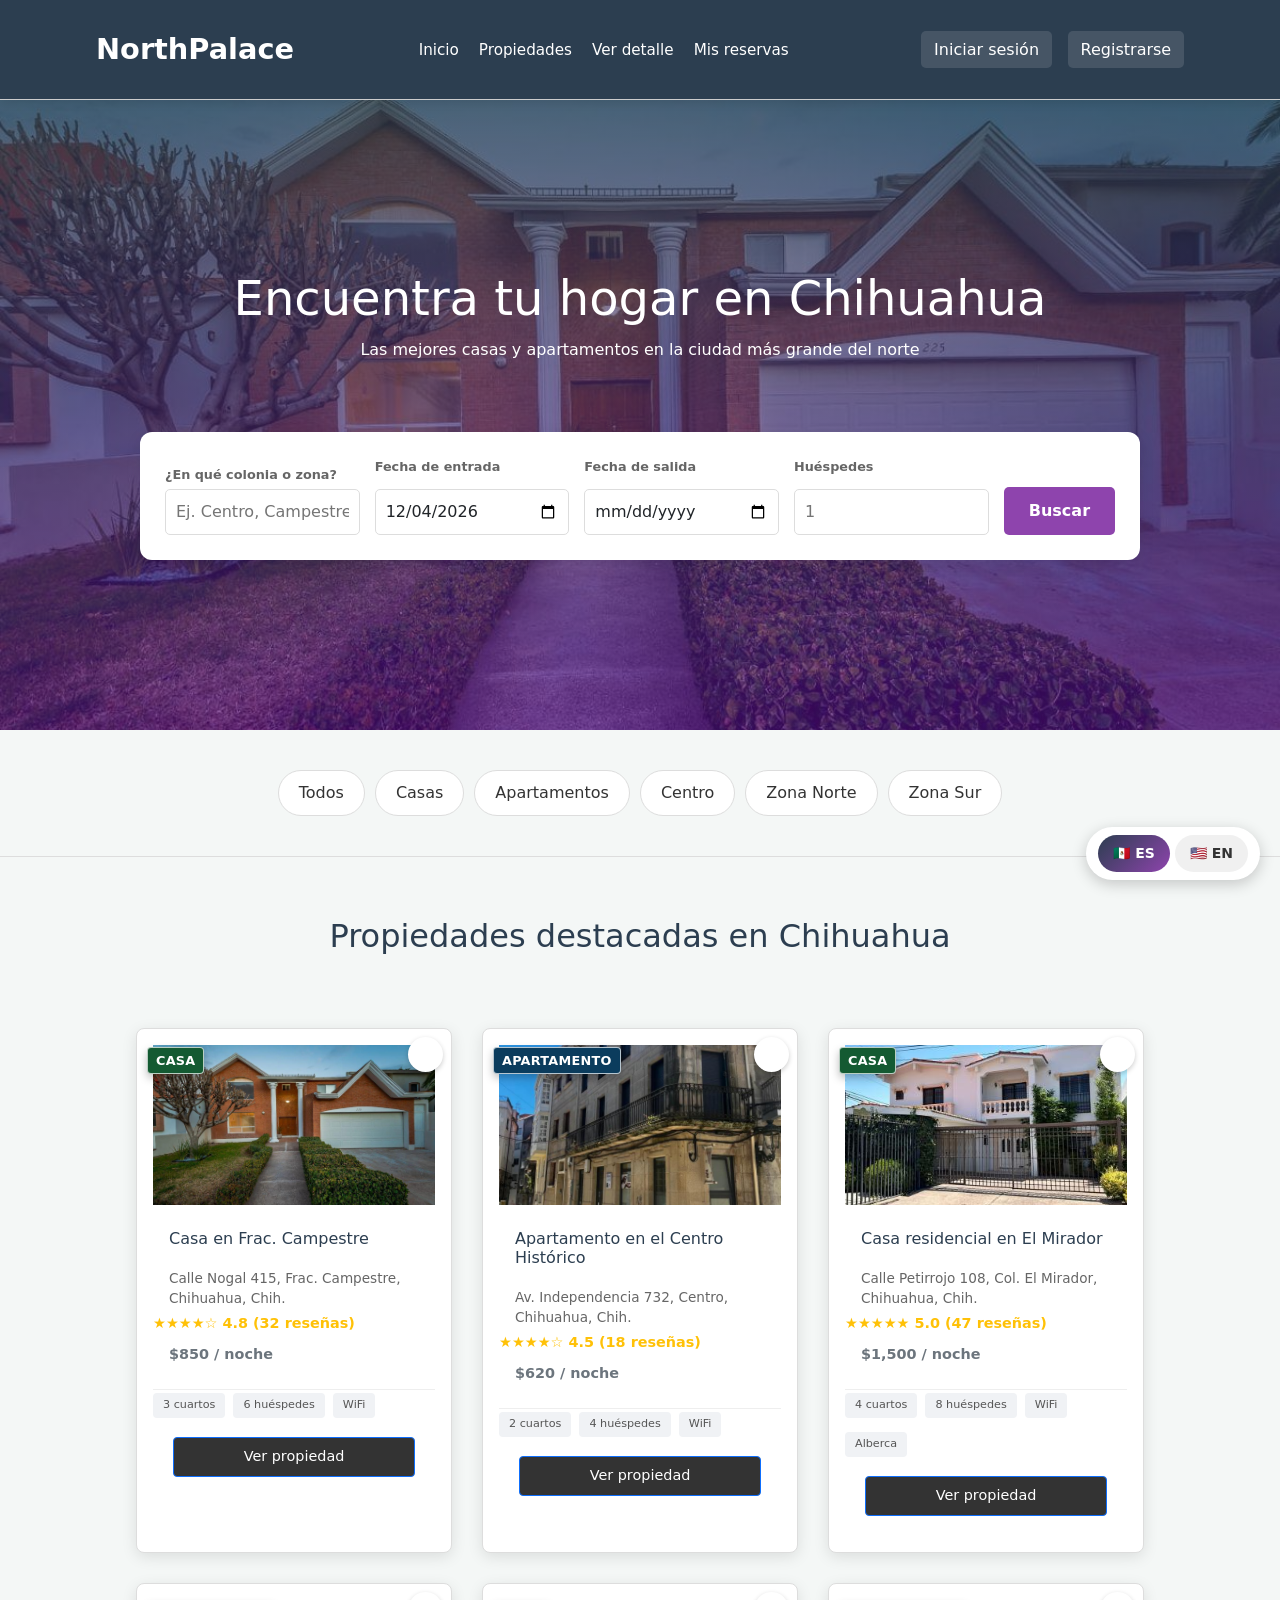
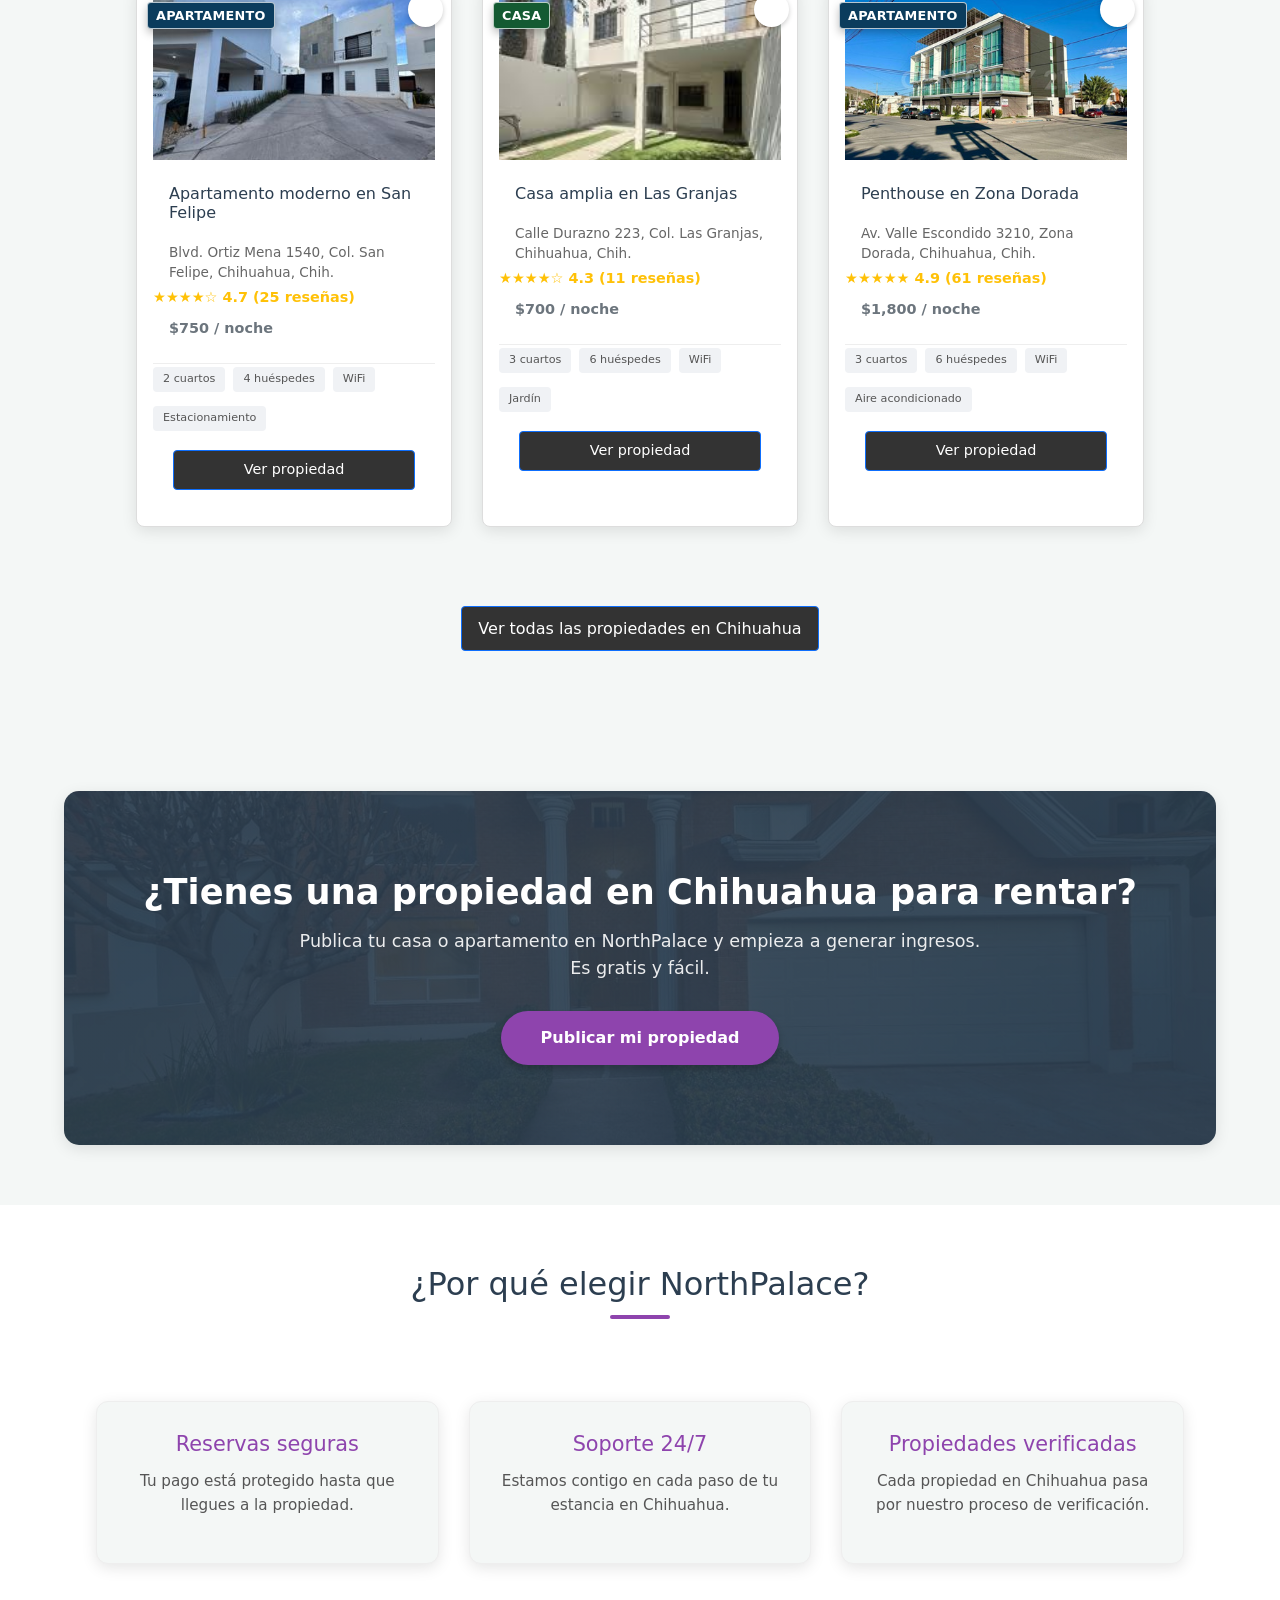
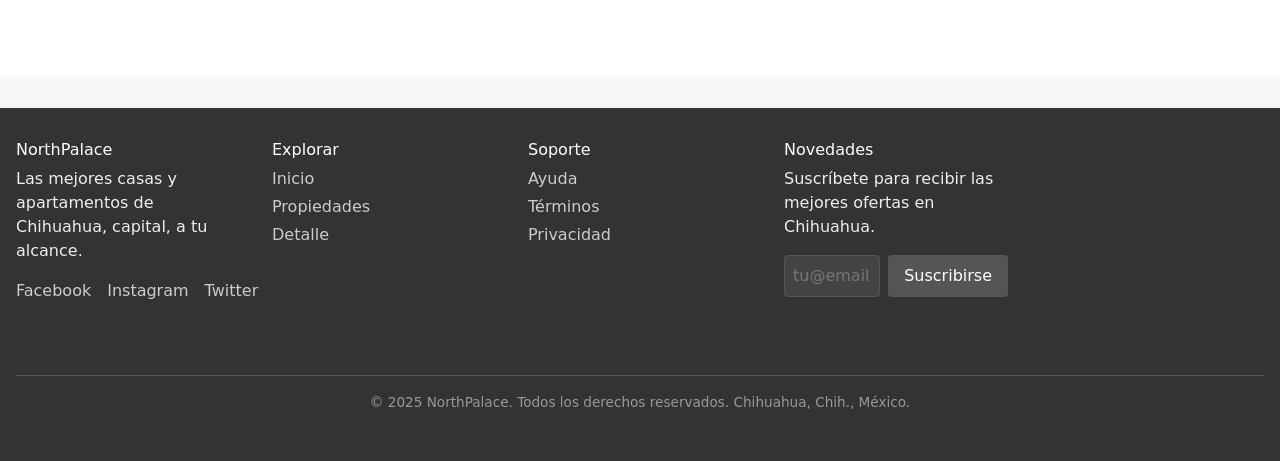
<file: index.html>
<!DOCTYPE html>
<html lang="es">
<head>
  <!-- ================================================
       ARCHIVO: index.html (Inicio)

       Este documento contiene:
       - Navbar global (navegación + botones de sesión)
       - Hero con buscador (destino/fechas/huéspedes)
       - Filtros rápidos (botones con data-filtro)
       - Grid de propiedades destacadas (cards con data-tipo)
       - Banner CTA + modal para publicar propiedad (dialog)
       - Sección de beneficios + footer global

       Los IDs declarados aquí son consumidos por `js/script.js`
       (búsqueda, filtros, favoritos, modal publicar, newsletter, auth).
       ================================================ -->

  <meta charset="UTF-8" />
  <meta name="viewport" content="width=device-width, initial-scale=1.0" />
  <title>NorthPalace - Tu hogar en Chihuahua</title>
 <link rel="shortcut icon" href="imagenes/icon.webp"/>


  <!-- ================================================
       COMPAÑERO DE CSS: enlaza aquí tu hoja de estilos
       ================================================ -->
  <link rel="stylesheet" href="css/styles.css" />
  
</head>

<body>

  <!-- ================================================
       SECCIÓN 1: NAVBAR
       ================================================ -->
  <header id="encabezado">
    <nav id="navbar">

      <a href="index.html" id="logo">NorthPalace</a>

      <ul id="menu-nav">
        <li><a href="index.html">Inicio</a></li>
        <li><a href="propiedades.html">Propiedades</a></li>
        <li><a href="detalle.html">Ver detalle</a></li>
        <li><a href="confirmacion.html">Mis reservas</a></li>
      </ul>

      <div id="botones-sesion">
        <a href="#" id="btn-login">Iniciar sesión</a>
        <a href="#" id="btn-registro">Registrarse</a>
      </div>

    </nav>
  </header>
  <!-- FIN NAVBAR -->


  <!-- ================================================
       SECCIÓN 2: HERO - Banner con buscador
       COMPAÑERO DE JS: validar que los campos no estén
       vacíos al hacer clic en "Buscar"
       ================================================ -->
  <section id="hero">

    <div id="hero-texto">
      <h1>Encuentra tu hogar en Chihuahua</h1>
      <p>Las mejores casas y apartamentos en la ciudad más grande del norte</p>
    </div>

    <div id="buscador">

      <div id="campo-destino">
        <label for="input-destino">¿En qué colonia o zona?</label>
        <input
          type="text"
          id="input-destino"
          name="destino"
          placeholder="Ej. Centro, Campestre, Mirador..."
        />
      </div>

      <div id="campo-entrada">
        <label for="input-fecha-entrada">Fecha de entrada</label>
        <input
          type="date"
          id="input-fecha-entrada"
          name="fechaEntrada"
        />
      </div>

      <div id="campo-salida">
        <label for="input-fecha-salida">Fecha de salida</label>
        <input
          type="date"
          id="input-fecha-salida"
          name="fechaSalida"
        />
      </div>

      <div id="campo-huespedes">
        <label for="input-huespedes">Huéspedes</label>
        <input
          type="number"
          id="input-huespedes"
          name="huespedes"
          min="1"
          max="20"
          placeholder="1"
        />
      </div>

      <!-- COMPAÑERO DE JS: conectar id="btn-buscar" para validar -->
      <button type="button" id="btn-buscar">Buscar</button>

      <!-- COMPAÑERO DE JS: mostrar u ocultar según validación -->
      <p id="error-busqueda" hidden>
        Por favor completa todos los campos antes de buscar.
      </p>

    </div>

  </section>
  <!-- FIN HERO -->


  <!-- ================================================
       SECCIÓN 3: FILTROS RÁPIDOS
       COMPAÑERO DE JS: al hacer clic en un filtro,
       resaltar el botón activo y filtrar las cards
       usando el atributo data-tipo de cada card
       ================================================ -->
  <section id="filtros-rapidos">
    <div id="lista-filtros">
      <button type="button" id="filtro-todos"       data-filtro="todos">Todos</button>
      <button type="button" id="filtro-casa"        data-filtro="casa">Casas</button>
      <button type="button" id="filtro-apartamento" data-filtro="apartamento">Apartamentos</button>
      <button type="button" id="filtro-centro"      data-filtro="centro">Centro</button>
      <button type="button" id="filtro-norte"       data-filtro="norte">Zona Norte</button>
      <button type="button" id="filtro-sur"         data-filtro="sur">Zona Sur</button>
    </div>
  </section>
  <!-- FIN FILTROS -->


  <!-- ================================================
       SECCIÓN 4: PROPIEDADES DESTACADAS
       COMPAÑERO DE JS:
         - Filtrar cards por data-tipo
         - Botón favorito: alternar entre corazón vacío/lleno
         - Generar estrellas dinámicamente con data-rating
       ================================================ -->
  <section id="propiedades-destacadas">
    <h2>Propiedades destacadas en Chihuahua</h2>

    <div id="grid-propiedades">

      <!-- CARD 1 -->
      <article id="card-prop-1" data-tipo="casa">
        <img src="Imagenes/Casa Campestre.jpg" alt="Casa en Fraccionamiento Campestre Chihuahua" />
        <button type="button" id="fav-1" data-id="1" aria-label="Agregar a favoritos">&#9825;</button>
        <span id="badge-1">Casa</span>

        <h3>Casa en Frac. Campestre</h3>
        <address id="direccion-1">
          Calle Nogal 415, Frac. Campestre, Chihuahua, Chih.
        </address>

        <div id="rating-1" data-rating="4.8">
          &#9733;&#9733;&#9733;&#9733;&#9734;
          <span>4.8 (32 reseñas)</span>
        </div>

        <p id="precio-1"><strong>$850</strong> / noche</p>

        <ul id="caracteristicas-1">
          <li>3 cuartos</li>
          <li>6 huéspedes</li>
          <li>WiFi</li>
        </ul>

        <a href="detalle.html" id="btn-ver-1">Ver propiedad</a>
      </article>

      <!-- CARD 2 -->
      <article id="card-prop-2" data-tipo="apartamento">
        <img src="Imagenes/Apatamento Centro Histórico.jpg" alt="Apartamento en Centro Histórico Chihuahua" />
        <button type="button" id="fav-2" data-id="2" aria-label="Agregar a favoritos">&#9825;</button>
        <span id="badge-2">Apartamento</span>

        <h3>Apartamento en el Centro Histórico</h3>
        <address id="direccion-2">
          Av. Independencia 732, Centro, Chihuahua, Chih.
        </address>

        <div id="rating-2" data-rating="4.5">
          &#9733;&#9733;&#9733;&#9733;&#9734;
          <span>4.5 (18 reseñas)</span>
        </div>

        <p id="precio-2"><strong>$620</strong> / noche</p>

        <ul id="caracteristicas-2">
          <li>2 cuartos</li>
          <li>4 huéspedes</li>
          <li>WiFi</li>
        </ul>

        <a href="detalle.html" id="btn-ver-2">Ver propiedad</a>
      </article>

      <!-- CARD 3 -->
      <article id="card-prop-3" data-tipo="casa">
        <img src="Imagenes/Casa el Mirador.jpg" alt="Casa residencial en El Mirador Chihuahua" />
        <button type="button" id="fav-3" data-id="3" aria-label="Agregar a favoritos">&#9825;</button>
        <span id="badge-3">Casa</span>

        <h3>Casa residencial en El Mirador</h3>
        <address id="direccion-3">
          Calle Petirrojo 108, Col. El Mirador, Chihuahua, Chih.
        </address>

        <div id="rating-3" data-rating="5.0">
          &#9733;&#9733;&#9733;&#9733;&#9733;
          <span>5.0 (47 reseñas)</span>
        </div>

        <p id="precio-3"><strong>$1,500</strong> / noche</p>

        <ul id="caracteristicas-3">
          <li>4 cuartos</li>
          <li>8 huéspedes</li>
          <li>WiFi</li>
          <li>Alberca</li>
        </ul>

        <a href="detalle.html" id="btn-ver-3">Ver propiedad</a>
      </article>

      <!-- CARD 4 -->
      <article id="card-prop-4" data-tipo="apartamento">
        <img src="Imagenes/Apartamento San Felipe.jpeg" alt="Apartamento moderno en San Felipe Chihuahua" />
        <button type="button" id="fav-4" data-id="4" aria-label="Agregar a favoritos">&#9825;</button>
        <span id="badge-4">Apartamento</span>

        <h3>Apartamento moderno en San Felipe</h3>
        <address id="direccion-4">
          Blvd. Ortiz Mena 1540, Col. San Felipe, Chihuahua, Chih.
        </address>

        <div id="rating-4" data-rating="4.7">
          &#9733;&#9733;&#9733;&#9733;&#9734;
          <span>4.7 (25 reseñas)</span>
        </div>

        <p id="precio-4"><strong>$750</strong> / noche</p>

        <ul id="caracteristicas-4">
          <li>2 cuartos</li>
          <li>4 huéspedes</li>
          <li>WiFi</li>
          <li>Estacionamiento</li>
        </ul>

        <a href="detalle.html" id="btn-ver-4">Ver propiedad</a>
      </article>

      <!-- CARD 5 -->
      <article id="card-prop-5" data-tipo="casa">
        <img src="Imagenes/Casa las Granjas.jfif" alt="Casa amplia en Las Granjas Chihuahua" />
        <button type="button" id="fav-5" data-id="5" aria-label="Agregar a favoritos">&#9825;</button>
        <span id="badge-5">Casa</span>

        <h3>Casa amplia en Las Granjas</h3>
        <address id="direccion-5">
          Calle Durazno 223, Col. Las Granjas, Chihuahua, Chih.
        </address>

        <div id="rating-5" data-rating="4.3">
          &#9733;&#9733;&#9733;&#9733;&#9734;
          <span>4.3 (11 reseñas)</span>
        </div>

        <p id="precio-5"><strong>$700</strong> / noche</p>

        <ul id="caracteristicas-5">
          <li>3 cuartos</li>
          <li>6 huéspedes</li>
          <li>WiFi</li>
          <li>Jardín</li>
        </ul>

        <a href="detalle.html" id="btn-ver-5">Ver propiedad</a>
      </article>

      <!-- CARD 6 -->
      <article id="card-prop-6" data-tipo="apartamento">
        <img src="Imagenes/Penthouse Zona Dorada.jpg" alt="Penthouse en Zona Dorada Chihuahua" />
        <button type="button" id="fav-6" data-id="6" aria-label="Agregar a favoritos">&#9825;</button>
        <span id="badge-6">Apartamento</span>

        <h3>Penthouse en Zona Dorada</h3>
        <address id="direccion-6">
          Av. Valle Escondido 3210, Zona Dorada, Chihuahua, Chih.
        </address>

        <div id="rating-6" data-rating="4.9">
          &#9733;&#9733;&#9733;&#9733;&#9733;
          <span>4.9 (61 reseñas)</span>
        </div>

        <p id="precio-6"><strong>$1,800</strong> / noche</p>

        <ul id="caracteristicas-6">
          <li>3 cuartos</li>
          <li>6 huéspedes</li>
          <li>WiFi</li>
          <li>Aire acondicionado</li>
        </ul>

        <a href="detalle.html" id="btn-ver-6">Ver propiedad</a>
      </article>

    </div>
    <!-- FIN GRID -->

    <div id="ver-todas">
      <a href="propiedades.html" id="btn-ver-todas">Ver todas las propiedades en Chihuahua</a>
    </div>

  </section>
  <!-- FIN PROPIEDADES DESTACADAS -->


  <!-- ================================================
       SECCIÓN 5: BANNER - LLAMADA A LA ACCIÓN
       El botón abre el modal de publicar propiedad
       COMPAÑERO DE JS: llamar dialog.showModal()
       sobre id="modal-publicar"
       ================================================ -->
  <section id="banner-cta">
    <h2>¿Tienes una propiedad en Chihuahua para rentar?</h2>
    <p>Publica tu casa o apartamento en NorthPalace y empieza a generar ingresos. Es gratis y fácil.</p>

    <!-- COMPAÑERO DE JS: al hacer clic → document.getElementById('modal-publicar').showModal() -->
    <button type="button" id="btn-publicar">Publicar mi propiedad</button>
  </section>
  <!-- FIN BANNER CTA -->


  <!-- ================================================
       MODAL: FORMULARIO PUBLICAR PROPIEDAD
       Se abre al hacer clic en id="btn-publicar"
       COMPAÑERO DE JS:
         - Abrir  → id="btn-publicar" llama a modal.showModal()
         - Cerrar → id="btn-cerrar-modal" llama a modal.close()
         - Validar campos al enviar → id="btn-enviar-publicar"
         - Mostrar mensaje de éxito → id="mensaje-publicar-ok"
       ================================================ -->
  <dialog id="modal-publicar">

    <div id="modal-encabezado">
      <h2>Publica tu propiedad en NorthPalace</h2>
      <!-- COMPAÑERO DE JS: cerrar el modal -->
      <button type="button" id="btn-cerrar-modal" aria-label="Cerrar">X</button>
    </div>

    <div id="modal-cuerpo">

      <!-- Datos del propietario -->
      <fieldset id="fieldset-propietario">
        <legend>Tus datos</legend>

        <div id="campo-nombre-prop">
          <label for="input-nombre-prop">Nombre completo</label>
          <input
            type="text"
            id="input-nombre-prop"
            name="nombrePropietario"
            placeholder="Ej. Juan Pérez"
          />
        </div>

        <div id="campo-email-prop">
          <label for="input-email-prop">Correo electrónico</label>
          <input
            type="email"
            id="input-email-prop"
            name="emailPropietario"
            placeholder="tu@email.com"
          />
        </div>

        <div id="campo-telefono-prop">
          <label for="input-telefono-prop">Teléfono</label>
          <input
            type="tel"
            id="input-telefono-prop"
            name="telefonoPropietario"
            placeholder="614 000 0000"
          />
        </div>
      </fieldset>

      <!-- Datos de la propiedad -->
      <fieldset id="fieldset-propiedad">
        <legend>Datos de la propiedad</legend>

        <div id="campo-titulo-prop">
          <label for="input-titulo-prop">Título del anuncio</label>
          <input
            type="text"
            id="input-titulo-prop"
            name="tituloPropiedad"
            placeholder="Ej. Casa amplia con jardín en Campestre"
          />
        </div>

        <div id="campo-tipo-prop">
          <label for="select-tipo-prop">Tipo de propiedad</label>
          <select id="select-tipo-prop" name="tipoPropiedad">
            <option value="">-- Selecciona --</option>
            <option value="casa">Casa</option>
            <option value="apartamento">Apartamento</option>
          </select>
        </div>

        <div id="campo-direccion-prop">
          <label for="input-direccion-prop">Dirección completa</label>
          <input
            type="text"
            id="input-direccion-prop"
            name="direccionPropiedad"
            placeholder="Ej. Calle Nogal 415, Frac. Campestre, Chihuahua, Chih."
          />
        </div>

        <div id="campo-zona-prop">
          <label for="select-zona-prop">Zona de la ciudad</label>
          <select id="select-zona-prop" name="zonaPropiedad">
            <option value="">-- Selecciona --</option>
            <option value="centro">Centro Histórico</option>
            <option value="norte">Zona Norte</option>
            <option value="sur">Zona Sur</option>
            <option value="oriente">Zona Oriente</option>
            <option value="poniente">Zona Poniente</option>
          </select>
        </div>

        <div id="campo-cuartos-prop">
          <label for="input-cuartos-prop">Número de cuartos</label>
          <input
            type="number"
            id="input-cuartos-prop"
            name="cuartosPropiedad"
            min="1"
            max="20"
            placeholder="1"
          />
        </div>

        <div id="campo-huespedes-max">
          <label for="input-huespedes-max">Capacidad máxima de huéspedes</label>
          <input
            type="number"
            id="input-huespedes-max"
            name="huespedesMax"
            min="1"
            max="30"
            placeholder="1"
          />
        </div>

        <div id="campo-precio-prop">
          <label for="input-precio-prop">Precio por noche ($)</label>
          <input
            type="number"
            id="input-precio-prop"
            name="precioPropiedad"
            min="1"
            placeholder="Ej. 800"
          />
        </div>

        <div id="campo-descripcion-prop">
          <label for="textarea-descripcion-prop">Descripción de la propiedad</label>
          <textarea
            id="textarea-descripcion-prop"
            name="descripcionPropiedad"
            rows="4"
            placeholder="Describe los espacios, el entorno y lo que hace especial a tu propiedad..."
          ></textarea>
        </div>
      </fieldset>

      <!-- Amenidades disponibles -->
      <fieldset id="fieldset-amenidades">
        <legend>Amenidades disponibles</legend>

        <div>
          <input type="checkbox" id="am-wifi" name="amenidades" value="wifi" />
          <label for="am-wifi">WiFi</label>
        </div>
        <div>
          <input type="checkbox" id="am-estacionamiento" name="amenidades" value="estacionamiento" />
          <label for="am-estacionamiento">Estacionamiento</label>
        </div>
        <div>
          <input type="checkbox" id="am-alberca" name="amenidades" value="alberca" />
          <label for="am-alberca">Alberca</label>
        </div>
        <div>
          <input type="checkbox" id="am-cocina" name="amenidades" value="cocina" />
          <label for="am-cocina">Cocina equipada</label>
        </div>
        <div>
          <input type="checkbox" id="am-mascotas" name="amenidades" value="mascotas" />
          <label for="am-mascotas">Se admiten mascotas</label>
        </div>
        <div>
          <input type="checkbox" id="am-aire" name="amenidades" value="aire" />
          <label for="am-aire">Aire acondicionado</label>
        </div>
        <div>
          <input type="checkbox" id="am-jardin" name="amenidades" value="jardin" />
          <label for="am-jardin">Jardín</label>
        </div>
      </fieldset>

      <!-- Botón enviar -->
      <!-- COMPAÑERO DE JS: validar todos los campos y mostrar mensaje de éxito -->
      <div id="modal-acciones">
        <button type="button" id="btn-enviar-publicar">Publicar propiedad</button>
        <button type="button" id="btn-cancelar-modal">Cancelar</button>
      </div>

      <!-- COMPAÑERO DE JS: mostrar este mensaje tras envío exitoso -->
      <p id="mensaje-publicar-ok" hidden>
        ¡Tu propiedad fue enviada con éxito! Nos pondremos en contacto contigo pronto.
      </p>

      <!-- COMPAÑERO DE JS: mostrar si hay campos vacíos -->
      <p id="error-publicar" hidden>
        Por favor completa todos los campos obligatorios.
      </p>

    </div>
    <!-- FIN MODAL CUERPO -->

  </dialog>
  <!-- FIN MODAL -->


  <!-- ================================================
       SECCIÓN 6: POR QUÉ ELEGIRNOS
       ================================================ -->
  <section id="beneficios">
    <h2>¿Por qué elegir NorthPalace?</h2>

    <div id="grid-beneficios">

      <article id="beneficio-1">
        <h3>Reservas seguras</h3>
        <p>Tu pago está protegido hasta que llegues a la propiedad.</p>
      </article>

      <article id="beneficio-2">
        <h3>Soporte 24/7</h3>
        <p>Estamos contigo en cada paso de tu estancia en Chihuahua.</p>
      </article>

      <article id="beneficio-3">
        <h3>Propiedades verificadas</h3>
        <p>Cada propiedad en Chihuahua pasa por nuestro proceso de verificación.</p>
      </article>

    </div>
  </section>
  <!-- FIN BENEFICIOS -->


  <!-- ================================================
       SECCIÓN 7: FOOTER
       COMPAÑERO DE JS: id="btn-newsletter" → validar
       email y mostrar id="mensaje-newsletter"
       ================================================ -->
  <footer id="footer-principal">

    <div id="footer-descripcion">
      <h3>NorthPalace</h3>
      <p>Las mejores casas y apartamentos de Chihuahua, capital, a tu alcance.</p>
      <div id="redes-sociales">
        <a href="#" id="link-facebook" aria-label="Facebook">Facebook</a>
        <a href="#" id="link-instagram" aria-label="Instagram">Instagram</a>
        <a href="#" id="link-twitter" aria-label="Twitter">Twitter</a>
      </div>
    </div>

    <div id="footer-nav">
      <h4>Explorar</h4>
      <ul>
        <li><a href="index.html">Inicio</a></li>
        <li><a href="propiedades.html">Propiedades</a></li>
        <li><a href="detalle.html">Detalle</a></li>
      </ul>
    </div>

    <div id="footer-soporte">
      <h4>Soporte</h4>
      <ul>
        <li><a href="#">Ayuda</a></li>
        <li><a href="#" class="link-terminos-modal">Términos</a></li>
        <li><a href="#">Privacidad</a></li>
      </ul>
    </div>

    <div id="footer-newsletter">
      <h4>Novedades</h4>
      <p>Suscríbete para recibir las mejores ofertas en Chihuahua.</p>
      <div id="form-newsletter">
        <input
          type="email"
          id="input-newsletter"
          placeholder="tu@email.com"
        />
        <button type="button" id="btn-newsletter">Suscribirse</button>
      </div>
      <p id="mensaje-newsletter" hidden>¡Gracias por suscribirte!</p>
    </div>

    <div id="footer-copyright">
      <p>© 2025 NorthPalace. Todos los derechos reservados. Chihuahua, Chih., México.</p>
    </div>

  </footer>
  <!-- FIN FOOTER -->

  <!-- JS -->
  <script src="js/data.js"></script>
  <script src="js/i18n.js"></script>
  <script src="js/script.js"></script>

</body>
</html>
</file>
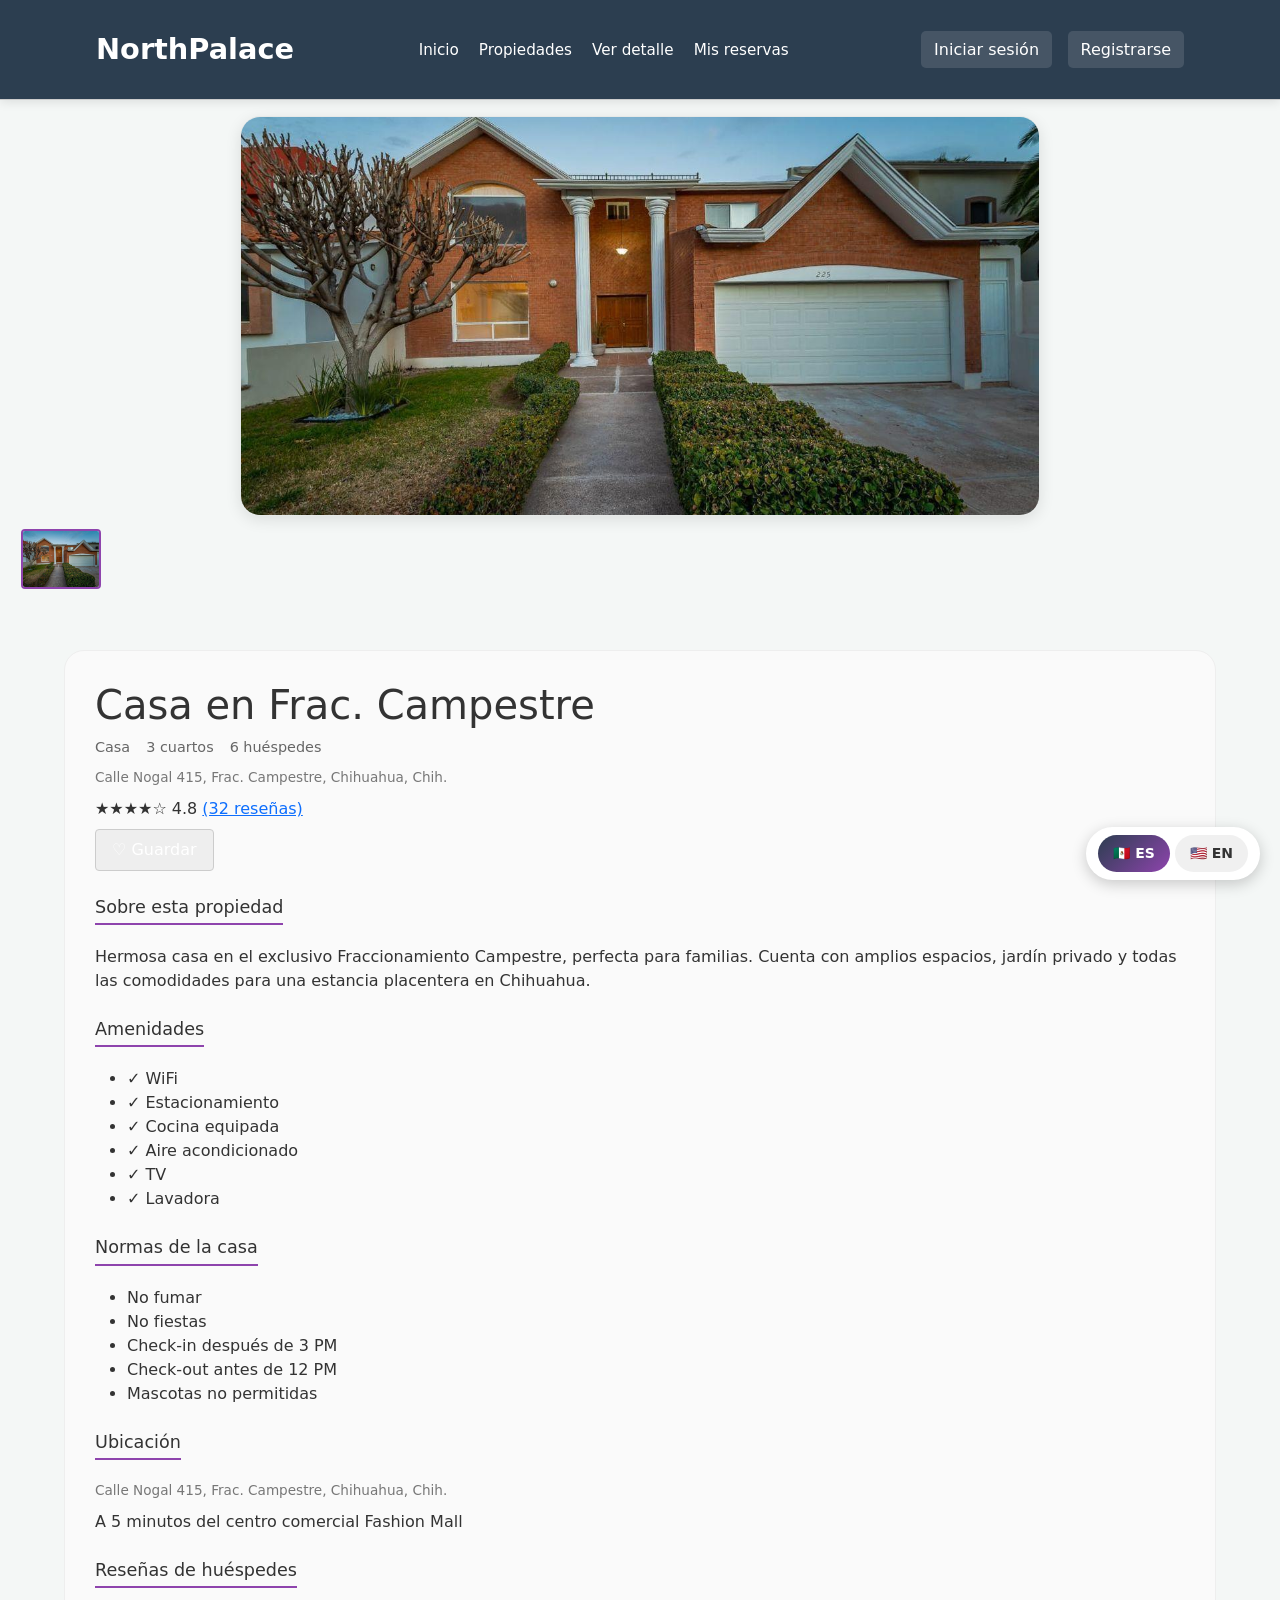
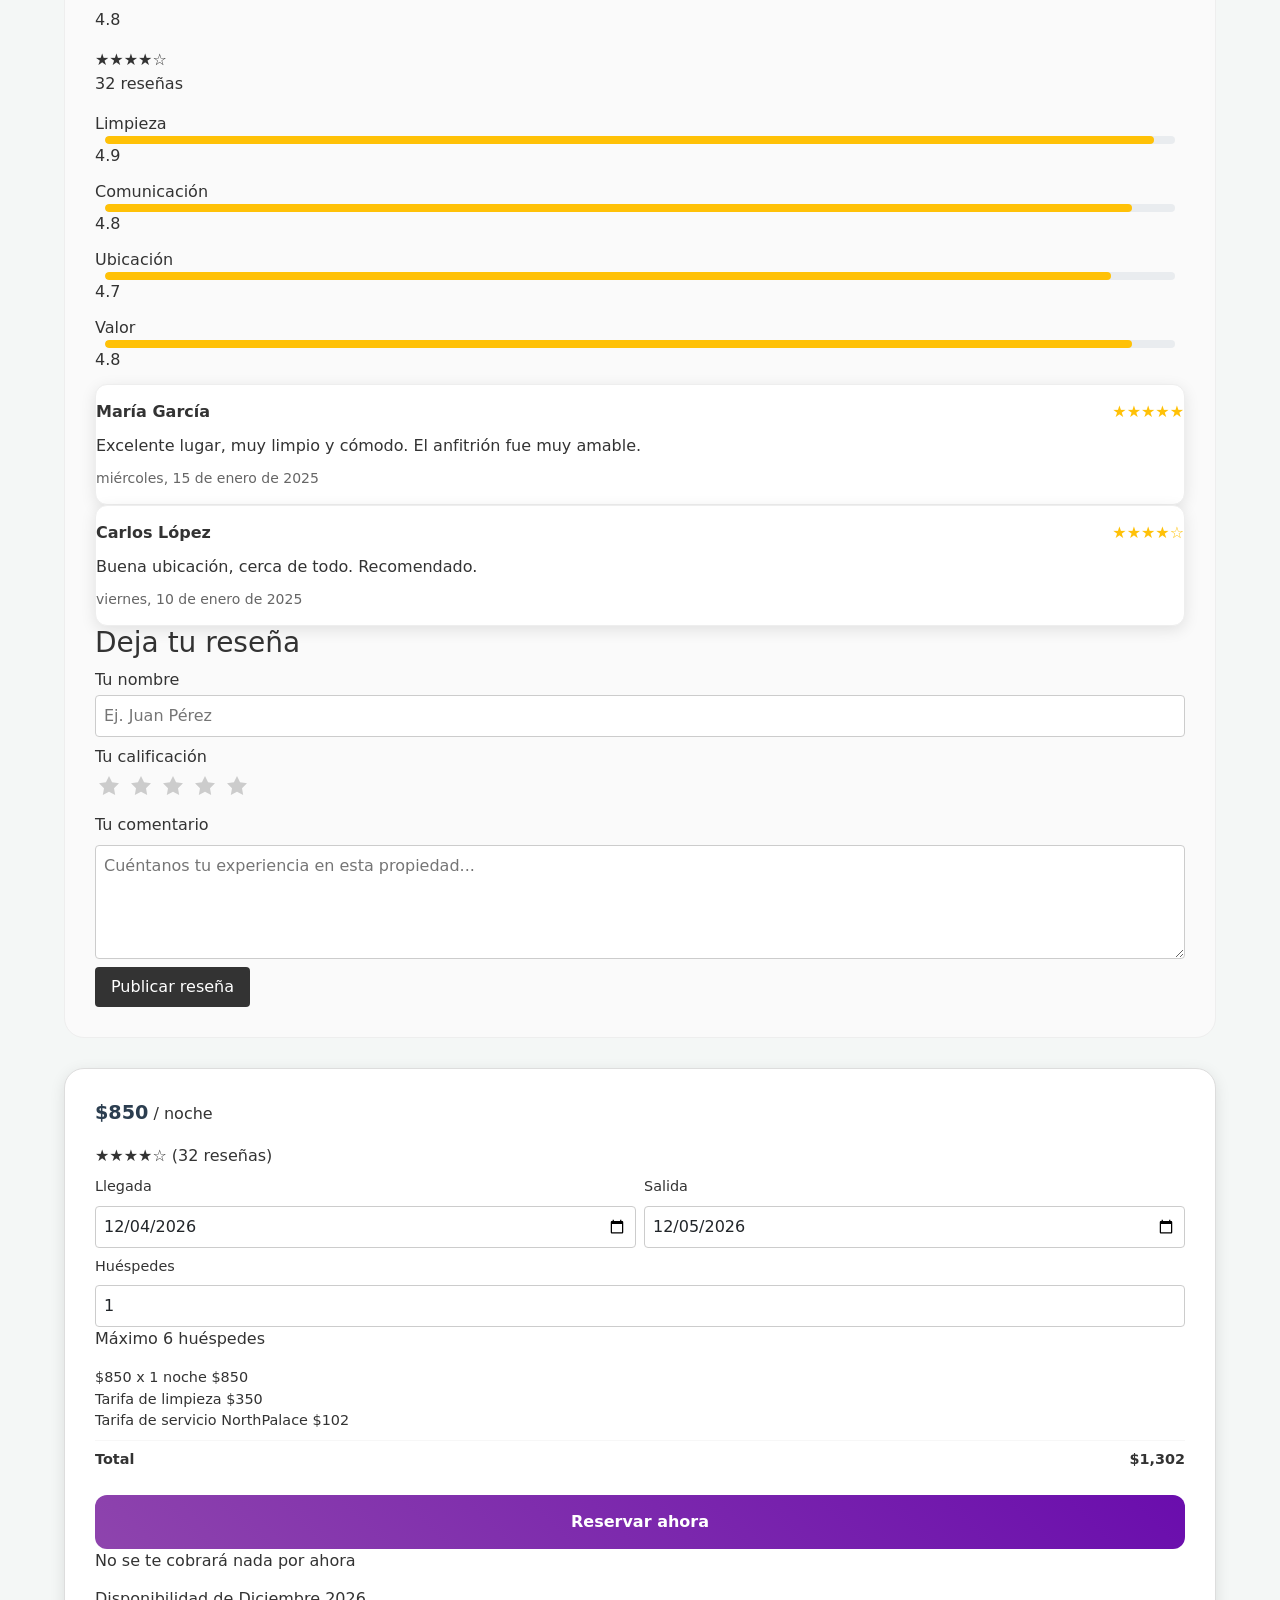
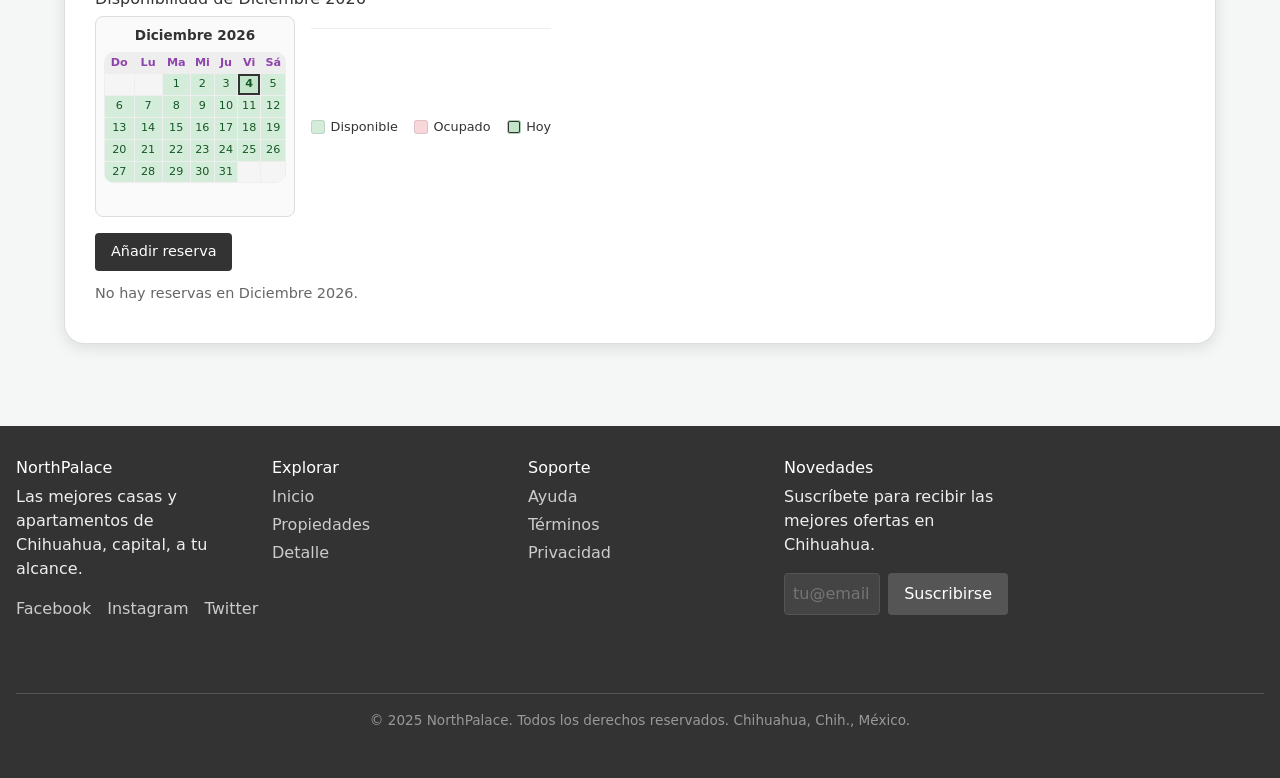
<file: detalle.html>
<!DOCTYPE html>
<html lang="es">
<head>
  <!-- ================================================
       ARCHIVO: detalle.html (Detalle de propiedad)

       Este documento contiene:
       - Navbar global
       - Galería (imagen principal + miniaturas dinámicas)
       - Contenido detalle:
           - Columna principal con info, amenidades, normas, ubicación, reseñas
           - Panel de reserva (fechas/huéspedes/desglose + botón "Reservar ahora")
           - Mini-calendario de disponibilidad (informativo/administrativo)
       - Footer global

       `js/script.js` rellena el contenido usando `propiedadSeleccionada`
       y los datos en `js/data.js`.
       ================================================ -->

  <meta charset="UTF-8" />
  <meta name="viewport" content="width=device-width, initial-scale=1.0" />
  <title>NorthPalace - Detalle de propiedad</title>
  <link rel="shortcut icon" href="imagenes/icon.webp"/>


  <!-- ================================================
       COMPAÑERO DE CSS: enlaza aquí tu hoja de estilos
       ================================================ -->
  <link rel="stylesheet" href="css/styles.css" />
</head>

<body>

  <!-- ================================================
       SECCIÓN 1: NAVBAR
       ================================================ -->
  <header id="encabezado">
    <nav id="navbar">

      <a href="index.html" id="logo">NorthPalace</a>

      <ul id="menu-nav">
        <li><a href="index.html">Inicio</a></li>
        <li><a href="propiedades.html">Propiedades</a></li>
        <li><a href="detalle.html">Ver detalle</a></li>
        <li><a href="confirmacion.html">Mis reservas</a></li>
      </ul>

      <div id="botones-sesion">
        <a href="#" id="btn-login">Iniciar sesión</a>
        <a href="#" id="btn-registro">Registrarse</a>
      </div>

    </nav>
  </header>
  <!-- FIN NAVBAR -->


  <!-- ================================================
       SECCIÓN 2: GALERÍA DE FOTOS
       COMPAÑERO DE JS: llenar src de las imágenes
       con los datos de la propiedad seleccionada.
       Al hacer clic en una miniatura, cambiar
       el src de id="img-principal"
       ================================================ -->
  <section id="galeria">

    <div id="foto-principal">
      <!-- JS llena el src y alt según la propiedad seleccionada -->
      <img src="" alt="" id="img-principal" />
    </div>

    <div id="galeria-miniaturas">
      <!-- JS genera estas miniaturas dinámicamente -->
    </div>

  </section>
  <!-- FIN GALERÍA -->


  <!-- ================================================
       SECCIÓN 3: INFORMACIÓN PRINCIPAL + RESERVA
       ================================================ -->
  <div id="contenido-detalle">


    <!-- ============================================
         COLUMNA IZQUIERDA: INFORMACIÓN DE LA PROPIEDAD
         COMPAÑERO DE JS: llenar todos los campos vacíos
         con los datos de la propiedad que el usuario
         seleccionó en propiedades.html
         ============================================ -->
    <main id="info-propiedad">

      <!-- Encabezado: JS llena título, tipo, cuartos, huéspedes, dirección y rating -->
      <div id="prop-encabezado">
        <h1 id="prop-titulo"></h1>

        <div id="prop-subtitulo">
          <span id="prop-tipo"></span>
          <span id="prop-cuartos"></span>
          <span id="prop-huespedes"></span>
        </div>

        <!-- JS llena la dirección de la propiedad seleccionada -->
        <address id="prop-direccion"></address>

        <!-- JS llena la calificación y genera las estrellas con data-rating -->
        <div id="prop-rating" data-rating="">
          <span id="prop-estrellas"></span>
          <span id="prop-rating-numero"></span>
          <a href="#seccion-resenas" id="link-resenas"></a>
        </div>

        <!-- COMPAÑERO DE JS: alternar corazón vacío/lleno -->
        <button type="button" id="btn-favorito-detalle" aria-label="Guardar en favoritos">
          &#9825; Guardar
        </button>
      </div>
      <!-- FIN ENCABEZADO -->


      <!-- Descripción: JS llena el texto según la propiedad -->
      <div id="prop-descripcion">
        <h2>Sobre esta propiedad</h2>
        <!-- JS inserta aquí el texto de descripción de la propiedad -->
        <p id="prop-descripcion-texto"></p>
      </div>


      <!-- Amenidades: JS genera los <li> según la propiedad seleccionada -->
      <!-- Cada <li> debe tener atributo title="" para el tooltip -->
      <div id="prop-amenidades">
        <h2>Amenidades</h2>
        <ul id="lista-amenidades">
          <!-- JS llena esta lista dinámicamente -->
        </ul>
      </div>


      <!-- Normas: JS puede llenar según la propiedad o dejarlo fijo -->
      <div id="prop-normas">
        <h2>Normas de la casa</h2>
        <ul id="lista-normas">
          <!-- JS llena esta lista dinámicamente -->
        </ul>
      </div>


      <!-- Ubicación: JS llena dirección y referencias -->
      <div id="prop-ubicacion">
        <h2>Ubicación</h2>
        <address id="ubicacion-completa"></address>
        <p id="ubicacion-referencia"></p>
        <!-- Contenedor para mapa (JS o CSS pueden insertar iframe aquí) -->
        <div id="mapa-ubicacion"></div>
      </div>


      <!-- ==========================================
           SECCIÓN DE RESEÑAS
           COMPAÑERO DE JS:
             - Generar reseñas con data-rating
             - Estrellas interactivas del formulario
             - Validar y agregar nueva reseña a la lista
           ========================================== -->
      <div id="seccion-resenas">
        <h2>Reseñas de huéspedes</h2>

        <!-- Resumen general: JS llena calificación y total -->
        <div id="resumen-calificacion">
          <p id="calificacion-general"></p>
          <div id="resumen-estrellas" data-rating=""></div>
          <p id="total-resenas"></p>
        </div>

        <!-- Barras por categoría: JS puede animar el ancho con data-valor -->
        <div id="categorias-calificacion">

          <div id="cat-limpieza">
            <span>Limpieza</span>
            <div id="barra-limpieza" data-valor="" role="progressbar" aria-valuemin="0" aria-valuemax="5">
              <div id="progreso-limpieza"></div>
            </div>
            <span id="valor-limpieza"></span>
          </div>

          <div id="cat-comunicacion">
            <span>Comunicación</span>
            <div id="barra-comunicacion" data-valor="" role="progressbar" aria-valuemin="0" aria-valuemax="5">
              <div id="progreso-comunicacion"></div>
            </div>
            <span id="valor-comunicacion"></span>
          </div>

          <div id="cat-ubicacion-rating">
            <span>Ubicación</span>
            <div id="barra-ubicacion-rating" data-valor="" role="progressbar" aria-valuemin="0" aria-valuemax="5">
              <div id="progreso-ubicacion-rating"></div>
            </div>
            <span id="valor-ubicacion-rating"></span>
          </div>

          <div id="cat-valor">
            <span>Valor</span>
            <div id="barra-valor" data-valor="" role="progressbar" aria-valuemin="0" aria-valuemax="5">
              <div id="progreso-valor"></div>
            </div>
            <span id="valor-categoria-valor"></span>
          </div>

        </div>

        <!-- Lista de reseñas: JS genera los article dinámicamente -->
        <div id="lista-resenas">
          <!-- JS inserta aquí cada reseña como un article -->
        </div>

        <!-- Formulario para dejar reseña -->
        <div id="form-resena">
          <h3>Deja tu reseña</h3>

          <div id="campo-autor-resena">
            <label for="input-autor-resena">Tu nombre</label>
            <input
              type="text"
              id="input-autor-resena"
              name="autorResena"
              placeholder="Ej. Juan Pérez"
            />
          </div>

          <div id="campo-estrellas-resena">
            <label>Tu calificación</label>
            <div id="estrellas-interactivas" class="estrellas-rating" data-seleccion="0" role="group" aria-label="Calificación de 1 a 5 estrellas">
              <button type="button" class="estrella-seleccionable" data-valor="1" aria-label="1 estrella" title="1 estrella">
                <svg class="estrella-svg" viewBox="0 0 24 24" aria-hidden="true"><path d="M12 2l3.09 6.26L22 9.27l-5 4.87 1.18 6.88L12 17.77l-6.18 3.25L7 14.14 2 9.27l6.91-1.01L12 2z" fill="currentColor"/></svg>
              </button>
              <button type="button" class="estrella-seleccionable" data-valor="2" aria-label="2 estrellas" title="2 estrellas">
                <svg class="estrella-svg" viewBox="0 0 24 24" aria-hidden="true"><path d="M12 2l3.09 6.26L22 9.27l-5 4.87 1.18 6.88L12 17.77l-6.18 3.25L7 14.14 2 9.27l6.91-1.01L12 2z" fill="currentColor"/></svg>
              </button>
              <button type="button" class="estrella-seleccionable" data-valor="3" aria-label="3 estrellas" title="3 estrellas">
                <svg class="estrella-svg" viewBox="0 0 24 24" aria-hidden="true"><path d="M12 2l3.09 6.26L22 9.27l-5 4.87 1.18 6.88L12 17.77l-6.18 3.25L7 14.14 2 9.27l6.91-1.01L12 2z" fill="currentColor"/></svg>
              </button>
              <button type="button" class="estrella-seleccionable" data-valor="4" aria-label="4 estrellas" title="4 estrellas">
                <svg class="estrella-svg" viewBox="0 0 24 24" aria-hidden="true"><path d="M12 2l3.09 6.26L22 9.27l-5 4.87 1.18 6.88L12 17.77l-6.18 3.25L7 14.14 2 9.27l6.91-1.01L12 2z" fill="currentColor"/></svg>
              </button>
              <button type="button" class="estrella-seleccionable" data-valor="5" aria-label="5 estrellas" title="5 estrellas">
                <svg class="estrella-svg" viewBox="0 0 24 24" aria-hidden="true"><path d="M12 2l3.09 6.26L22 9.27l-5 4.87 1.18 6.88L12 17.77l-6.18 3.25L7 14.14 2 9.27l6.91-1.01L12 2z" fill="currentColor"/></svg>
              </button>
            </div>
            <input type="hidden" id="input-calificacion-resena" name="calificacion" value="0" />
          </div>

          <div id="campo-texto-resena">
            <label for="textarea-resena">Tu comentario</label>
            <textarea
              id="textarea-resena"
              name="textoResena"
              rows="4"
              placeholder="Cuéntanos tu experiencia en esta propiedad..."
            ></textarea>
          </div>

          <button type="button" id="btn-enviar-resena">Publicar reseña</button>

          <p id="error-resena" hidden>
            Por favor completa todos los campos y selecciona una calificación.
          </p>
          <p id="mensaje-resena-ok" hidden>
            ¡Gracias por tu reseña! Se publicará en breve.
          </p>

        </div>
        <!-- FIN FORM RESEÑA -->

      </div>
      <!-- FIN SECCIÓN RESEÑAS -->

    </main>
    <!-- FIN COLUMNA IZQUIERDA -->


    <!-- ============================================
         COLUMNA DERECHA: PANEL DE RESERVA
         COMPAÑERO DE JS:
           - Llenar id="precio-noche" con el precio
             de la propiedad seleccionada
           - Calcular total al cambiar fechas o huéspedes
           - Validar que fecha salida > fecha entrada
           - Al reservar, guardar datos y redirigir
             a confirmacion.html
         ============================================ -->
    <aside id="panel-reserva">

      <div id="reserva-precio">
        <!-- JS llena el precio según la propiedad seleccionada -->
        <p><strong id="precio-noche"></strong> / noche</p>
        <div id="reserva-rating" data-rating="">
          <span id="reserva-estrellas"></span>
          <span id="reserva-num-resenas"></span>
        </div>
      </div>

      <div id="reserva-formulario">

        <div id="reserva-fechas">
          <div id="reserva-campo-entrada">
            <label for="reserva-fecha-entrada">Llegada</label>
            <input type="date" id="reserva-fecha-entrada" name="reservaEntrada" />
          </div>
          <div id="reserva-campo-salida">
            <label for="reserva-fecha-salida">Salida</label>
            <input type="date" id="reserva-fecha-salida" name="reservaSalida" />
          </div>
        </div>

        <div id="reserva-campo-huespedes">
          <label for="reserva-huespedes">Huéspedes</label>
          <input
            type="number"
            id="reserva-huespedes"
            name="reservaHuespedes"
            min="1"
            placeholder="1"
          />
          <!-- JS llena el máximo según la propiedad seleccionada -->
          <p id="max-huespedes-aviso"></p>
        </div>

        <p id="error-fechas" hidden>
          La fecha de salida debe ser posterior a la de entrada.
        </p>

        <!-- Desglose: JS calcula y actualiza estos valores -->
        <div id="reserva-desglose">
          <div id="desglose-noches">
            <span id="texto-noches"></span>
            <span id="costo-noches"></span>
          </div>
          <div id="desglose-limpieza">
            <span>Tarifa de limpieza</span>
            <span id="costo-limpieza"></span>
          </div>
          <div id="desglose-servicio">
            <span>Tarifa de servicio NorthPalace</span>
            <span id="costo-servicio"></span>
          </div>
          <hr />
          <div id="desglose-total">
            <strong>Total</strong>
            <strong id="costo-total"></strong>
          </div>
        </div>

        <button type="button" id="btn-reservar">Reservar ahora</button>
        <p id="aviso-cobro">No se te cobrará nada por ahora</p>

        <p id="error-reserva" hidden>
          Por favor selecciona las fechas y el número de huéspedes.
        </p>

      </div>

      <!-- Calendario anual y reservas: JS renderiza aquí -->
      <div id="disponibilidad-rapida">
        <h3>Disponibilidad del año</h3>
        <div id="mini-calendario"></div>
        <div id="calendario-reservas-acciones">
          <button type="button" id="btn-anadir-reserva-calendario">Añadir reserva</button>
        </div>
        <div id="lista-reservas-calendario"></div>
      </div>

    </aside>
    <!-- FIN PANEL RESERVA -->

  </div>
  <!-- FIN CONTENIDO DETALLE -->


  <!-- ================================================
       SECCIÓN 4: FOOTER
       ================================================ -->
  <footer id="footer-principal">

    <div id="footer-descripcion">
      <h3>NorthPalace</h3>
      <p>Las mejores casas y apartamentos de Chihuahua, capital, a tu alcance.</p>
      <div id="redes-sociales">
        <a href="#" id="link-facebook" aria-label="Facebook">Facebook</a>
        <a href="#" id="link-instagram" aria-label="Instagram">Instagram</a>
        <a href="#" id="link-twitter" aria-label="Twitter">Twitter</a>
      </div>
    </div>

    <div id="footer-nav">
      <h4>Explorar</h4>
      <ul>
        <li><a href="index.html">Inicio</a></li>
        <li><a href="propiedades.html">Propiedades</a></li>
        <li><a href="detalle.html">Detalle</a></li>
      </ul>
    </div>

    <div id="footer-soporte">
      <h4>Soporte</h4>
      <ul>
        <li><a href="#">Ayuda</a></li>
        <li><a href="#" class="link-terminos-modal">Términos</a></li>
        <li><a href="#">Privacidad</a></li>
      </ul>
    </div>

    <div id="footer-newsletter">
      <h4>Novedades</h4>
      <p>Suscríbete para recibir las mejores ofertas en Chihuahua.</p>
      <div id="form-newsletter">
        <input type="email" id="input-newsletter" placeholder="tu@email.com" />
        <button type="button" id="btn-newsletter">Suscribirse</button>
      </div>
      <p id="mensaje-newsletter" hidden>¡Gracias por suscribirte!</p>
    </div>

    <div id="footer-copyright">
      <p>© 2025 NorthPalace. Todos los derechos reservados. Chihuahua, Chih., México.</p>
    </div>

  </footer>
  <!-- FIN FOOTER -->

  <!-- JS -->
  <script src="js/data.js"></script>
  <script src="js/i18n.js"></script>
  <script src="js/script.js"></script>

</body>
</html>
</file>
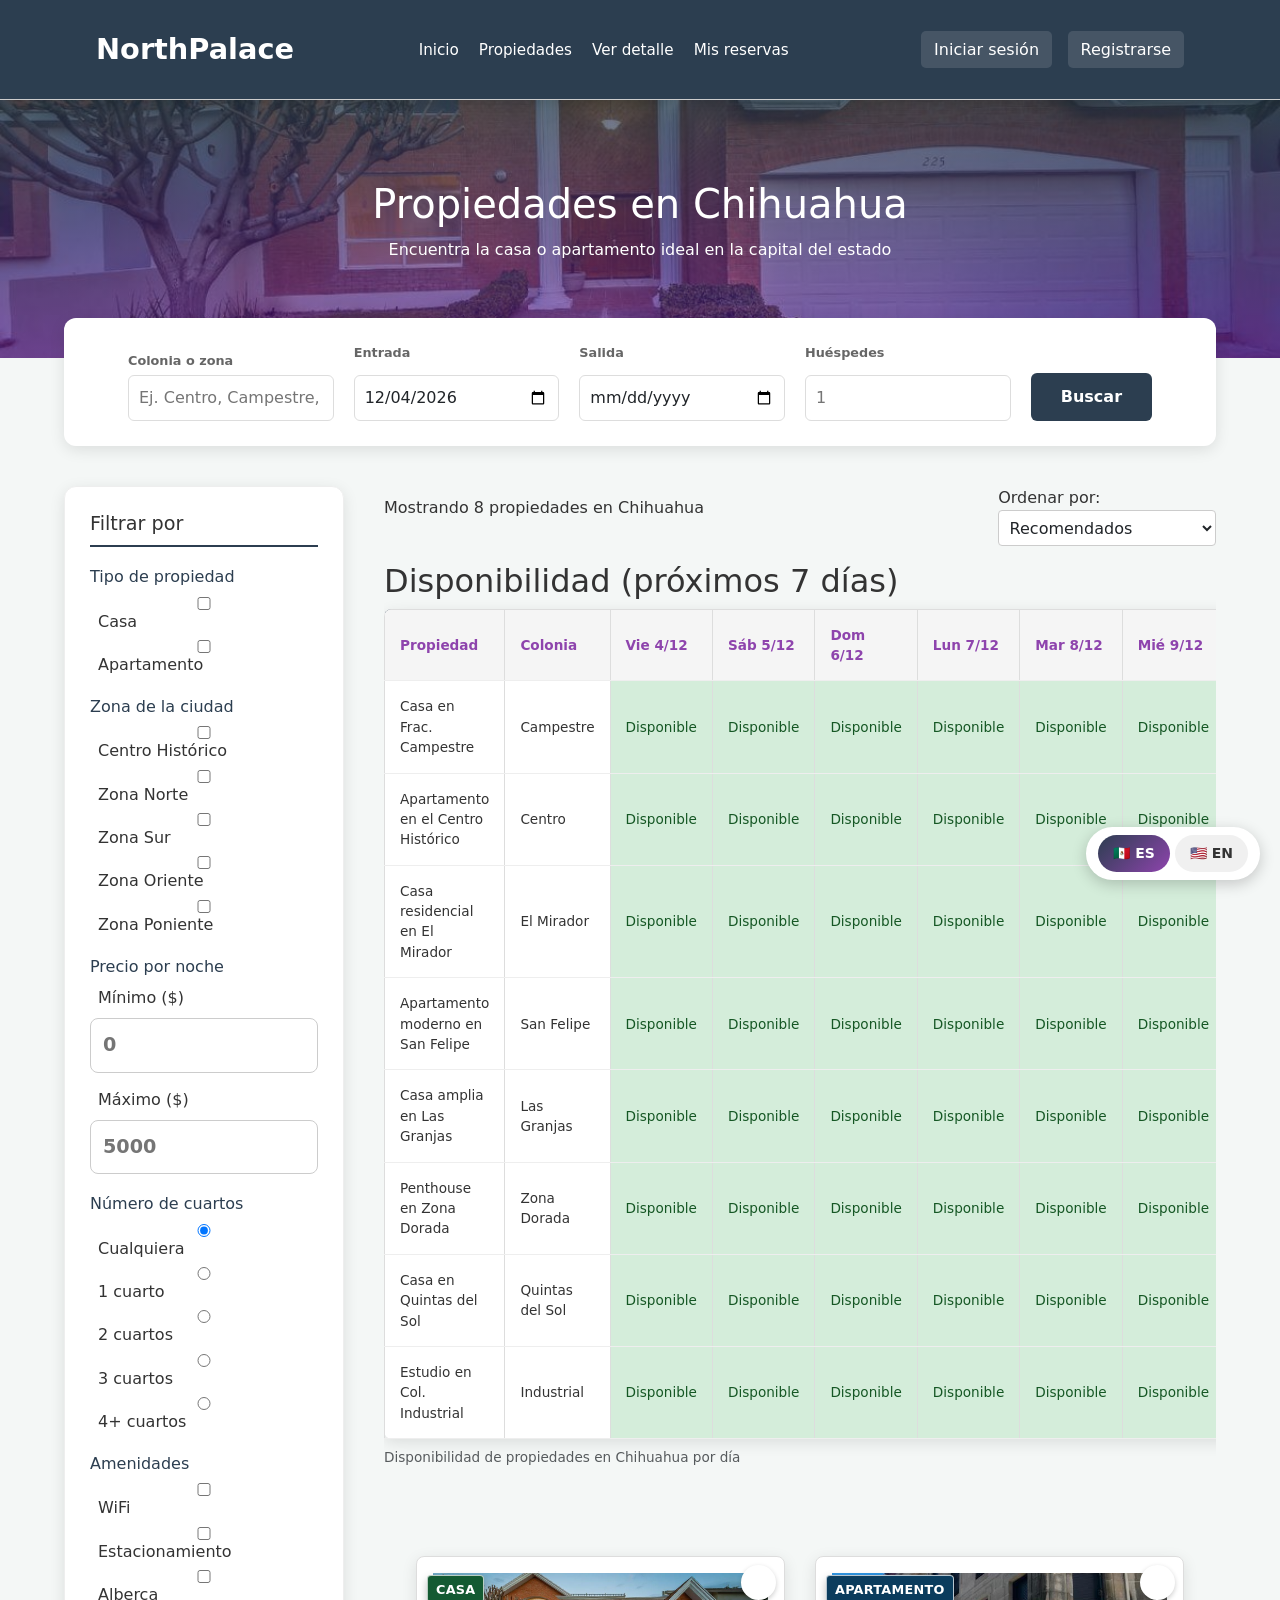
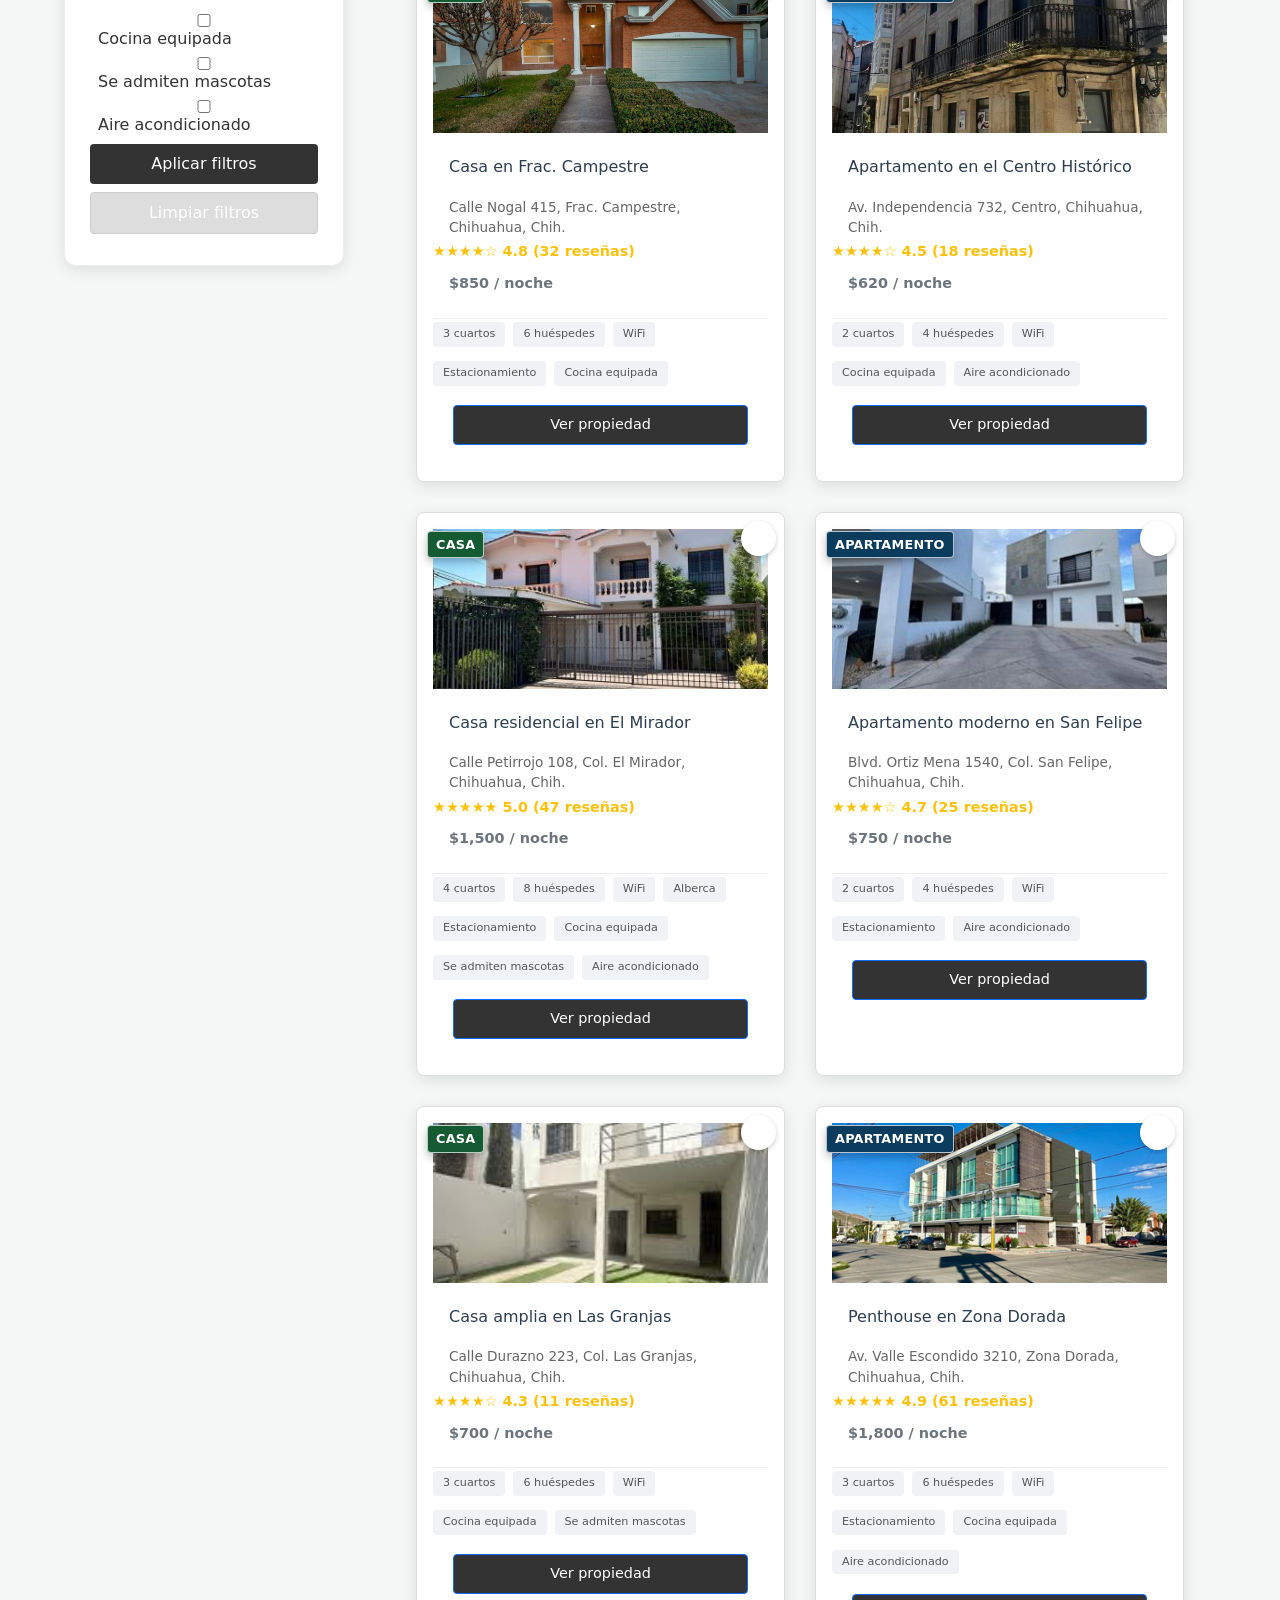
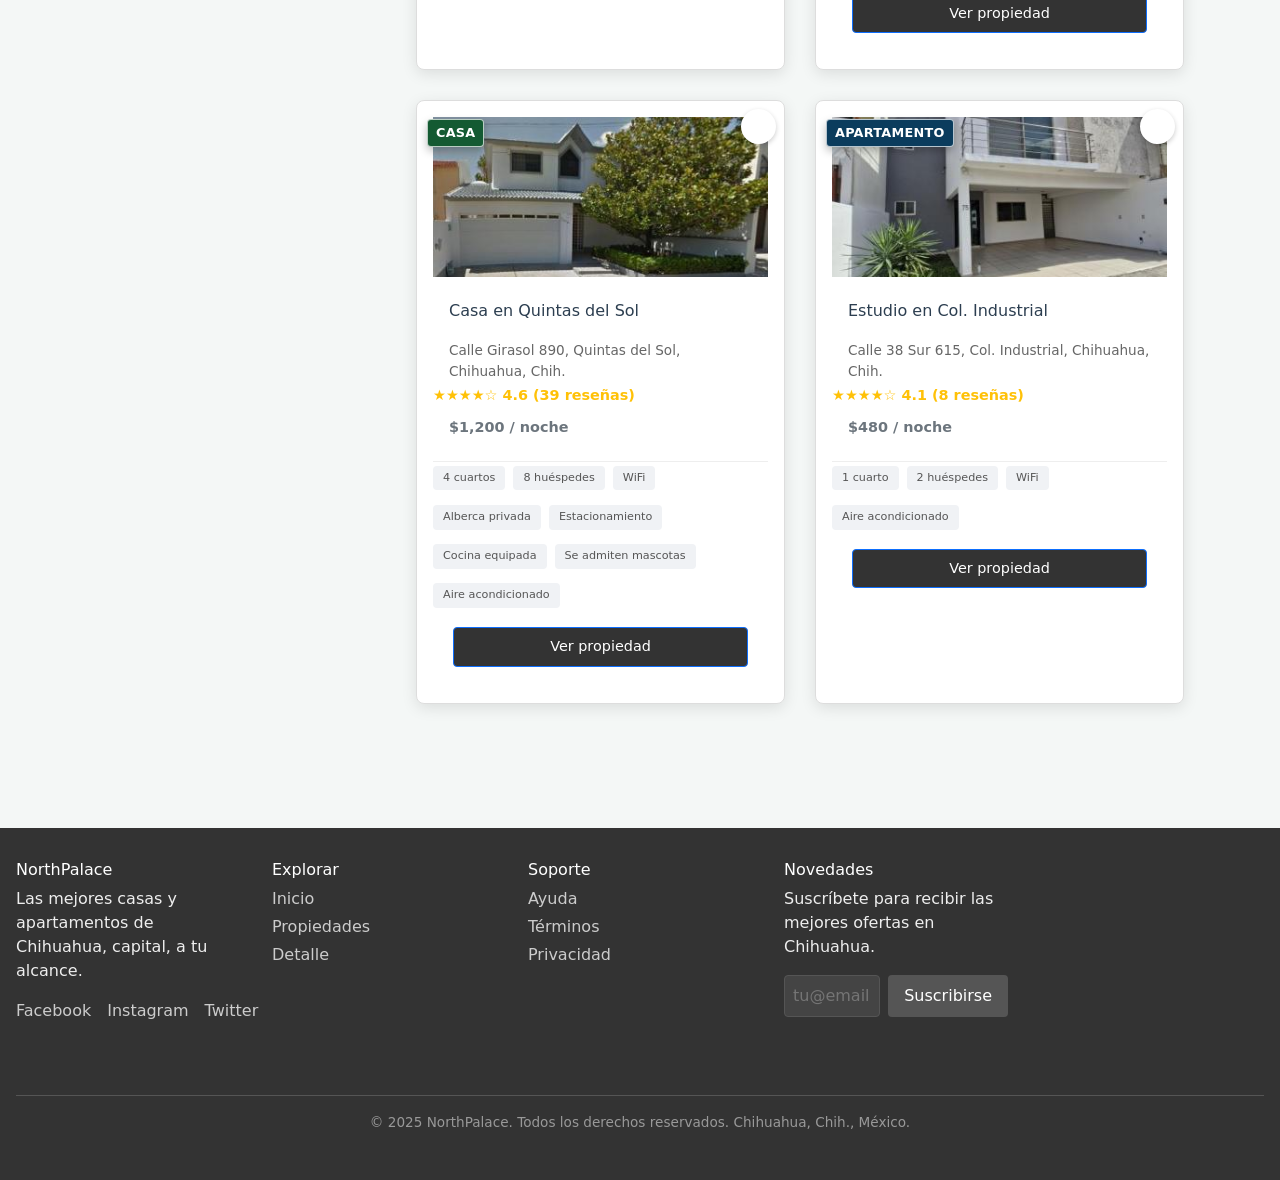
<file: propiedades.html>
<!DOCTYPE html>
<html lang="es">
<head>
  <!-- ================================================
       ARCHIVO: propiedades.html (Listado / Catálogo)

       Este documento contiene:
       - Navbar global
       - Encabezado visual de página (hero/título)
       - Barra de búsqueda rápida (destino/fechas/huéspedes)
       - Layout principal: sidebar de filtros + área de resultados
       - Tabla de disponibilidad (se rellena por JS)
       - Grid de cards (cada <article> expone data-* para filtros/orden)
       - Footer global

       Los IDs y atributos data-* declarados aquí son consumidos por
       `js/script.js` para búsqueda, filtros, ordenamiento, favoritos,
       tabla de disponibilidad y selección de propiedad.
       ================================================ -->

  <meta charset="UTF-8" />
  <meta name="viewport" content="width=device-width, initial-scale=1.0" />
  <title>NorthPalace - Propiedades en Chihuahua</title>
  <link rel="shortcut icon" href="imagenes/icon.webp"/>


  <!-- ================================================
       COMPAÑERO DE CSS: enlaza aquí tu hoja de estilos
       ================================================ -->
  <link rel="stylesheet" href="css/styles.css" />
</head>

<body>

  <!-- ================================================
       SECCIÓN 1: NAVBAR
       ================================================ -->
  <header id="encabezado">
    <nav id="navbar">

      <a href="index.html" id="logo">NorthPalace</a>

      <ul id="menu-nav">
        <li><a href="index.html">Inicio</a></li>
        <li><a href="propiedades.html">Propiedades</a></li>
        <li><a href="detalle.html">Ver detalle</a></li>
        <li><a href="confirmacion.html">Mis reservas</a></li>
      </ul>

      <div id="botones-sesion">
        <a href="#" id="btn-login">Iniciar sesión</a>
        <a href="#" id="btn-registro">Registrarse</a>
      </div>

    </nav>
  </header>
  <!-- FIN NAVBAR -->


  <!-- ================================================
       SECCIÓN 2: ENCABEZADO DE PÁGINA
       ================================================ -->
  <section id="encabezado-pagina">
    <h1>Propiedades en Chihuahua</h1>
    <p>Encuentra la casa o apartamento ideal en la capital del estado</p>
  </section>


  <!-- ================================================
       SECCIÓN 3: BARRA DE BÚSQUEDA RÁPIDA
       COMPAÑERO DE JS: validar campos y filtrar resultados
       ================================================ -->
  <section id="barra-busqueda">

    <div id="campo-destino-prop">
      <label for="input-destino-prop">Colonia o zona</label>
      <input
        type="text"
        id="input-destino-prop"
        name="destino"
        placeholder="Ej. Centro, Campestre, Mirador..."
      />
    </div>

    <div id="campo-entrada-prop">
      <label for="input-fecha-entrada-prop">Entrada</label>
      <input
        type="date"
        id="input-fecha-entrada-prop"
        name="fechaEntrada"
      />
    </div>

    <div id="campo-salida-prop">
      <label for="input-fecha-salida-prop">Salida</label>
      <input
        type="date"
        id="input-fecha-salida-prop"
        name="fechaSalida"
      />
    </div>

    <div id="campo-huespedes-prop">
      <label for="input-huespedes-prop">Huéspedes</label>
      <input
        type="number"
        id="input-huespedes-prop"
        name="huespedes"
        min="1"
        max="20"
        placeholder="1"
      />
    </div>

    <button type="button" id="btn-buscar-prop">Buscar</button>

    <p id="error-busqueda-prop" hidden>
      Por favor completa todos los campos antes de buscar.
    </p>

  </section>
  <!-- FIN BARRA BÚSQUEDA -->


  <!-- ================================================
       SECCIÓN 4: CONTENIDO PRINCIPAL
       Sidebar de filtros + Grid de resultados
       ================================================ -->
  <div id="contenido-principal">


    <!-- ============================================
         SIDEBAR: FILTROS LATERALES
         COMPAÑERO DE JS: leer valores y filtrar cards
         del grid usando data-* de cada article
         ============================================ -->
    <aside id="sidebar-filtros">

      <h2>Filtrar por</h2>

      <!-- Filtro: Tipo de propiedad -->
      <div id="filtro-tipo">
        <h3>Tipo de propiedad</h3>
        <div>
          <input type="checkbox" id="tipo-casa" name="tipo" value="casa" />
          <label for="tipo-casa">Casa</label>
        </div>
        <div>
          <input type="checkbox" id="tipo-apartamento" name="tipo" value="apartamento" />
          <label for="tipo-apartamento">Apartamento</label>
        </div>
      </div>

      <!-- Filtro: Zona de Chihuahua -->
      <div id="filtro-zona">
        <h3>Zona de la ciudad</h3>
        <div>
          <input type="checkbox" id="zona-centro" name="zona" value="centro" />
          <label for="zona-centro">Centro Histórico</label>
        </div>
        <div>
          <input type="checkbox" id="zona-norte" name="zona" value="norte" />
          <label for="zona-norte">Zona Norte</label>
        </div>
        <div>
          <input type="checkbox" id="zona-sur" name="zona" value="sur" />
          <label for="zona-sur">Zona Sur</label>
        </div>
        <div>
          <input type="checkbox" id="zona-oriente" name="zona" value="oriente" />
          <label for="zona-oriente">Zona Oriente</label>
        </div>
        <div>
          <input type="checkbox" id="zona-poniente" name="zona" value="poniente" />
          <label for="zona-poniente">Zona Poniente</label>
        </div>
      </div>

      <!-- Filtro: Precio por noche -->
      <div id="filtro-precio">
        <h3>Precio por noche</h3>
        <div>
          <label for="precio-min">Mínimo ($)</label>
          <input type="number" id="precio-min" name="precioMin" min="0" placeholder="0" />
        </div>
        <div>
          <label for="precio-max">Máximo ($)</label>
          <input type="number" id="precio-max" name="precioMax" min="0" placeholder="5000" />
        </div>
      </div>

      <!-- Filtro: Número de cuartos -->
      <div id="filtro-cuartos">
        <h3>Número de cuartos</h3>
        <div>
          <input type="radio" id="cuartos-cualquiera" name="cuartos" value="0" checked />
          <label for="cuartos-cualquiera">Cualquiera</label>
        </div>
        <div>
          <input type="radio" id="cuartos-1" name="cuartos" value="1" />
          <label for="cuartos-1">1 cuarto</label>
        </div>
        <div>
          <input type="radio" id="cuartos-2" name="cuartos" value="2" />
          <label for="cuartos-2">2 cuartos</label>
        </div>
        <div>
          <input type="radio" id="cuartos-3" name="cuartos" value="3" />
          <label for="cuartos-3">3 cuartos</label>
        </div>
        <div>
          <input type="radio" id="cuartos-4" name="cuartos" value="4" />
          <label for="cuartos-4">4+ cuartos</label>
        </div>
      </div>

      <!-- Filtro: Amenidades -->
      <div id="filtro-amenidades">
        <h3>Amenidades</h3>
        <div>
          <input type="checkbox" id="amenidad-wifi" name="amenidad" value="wifi" />
          <label for="amenidad-wifi">WiFi</label>
        </div>
        <div>
          <input type="checkbox" id="amenidad-estacionamiento" name="amenidad" value="estacionamiento" />
          <label for="amenidad-estacionamiento">Estacionamiento</label>
        </div>
        <div>
          <input type="checkbox" id="amenidad-alberca" name="amenidad" value="alberca" />
          <label for="amenidad-alberca">Alberca</label>
        </div>
        <div>
          <input type="checkbox" id="amenidad-cocina" name="amenidad" value="cocina" />
          <label for="amenidad-cocina">Cocina equipada</label>
        </div>
        <div>
          <input type="checkbox" id="amenidad-mascotas" name="amenidad" value="mascotas" />
          <label for="amenidad-mascotas">Se admiten mascotas</label>
        </div>
        <div>
          <input type="checkbox" id="amenidad-aire" name="amenidad" value="aire" />
          <label for="amenidad-aire">Aire acondicionado</label>
        </div>
      </div>

      <!-- Botones de acción -->
      <div id="botones-filtro">
        <button type="button" id="btn-aplicar-filtros">Aplicar filtros</button>
        <button type="button" id="btn-limpiar-filtros">Limpiar filtros</button>
      </div>

    </aside>
    <!-- FIN SIDEBAR -->


    <!-- ============================================
         ÁREA DE RESULTADOS
         ============================================ -->
    <main id="area-resultados">

      <!-- Encabezado de resultados -->
      <div id="resultados-encabezado">
        <p id="contador-resultados">Mostrando 8 propiedades en Chihuahua</p>

        <div id="ordenar-por">
          <label for="select-orden">Ordenar por:</label>
          <!-- COMPAÑERO DE JS: reordenar las cards según la opción elegida -->
          <select id="select-orden" name="orden">
            <option value="recomendados">Recomendados</option>
            <option value="precio-asc">Precio: menor a mayor</option>
            <option value="precio-desc">Precio: mayor a menor</option>
            <option value="calificacion">Mejor calificación</option>
          </select>
        </div>
      </div>


      <!-- ==========================================
           TABLA DE DISPONIBILIDAD
           (requisito del proyecto: uso de <table>)
           ========================================== -->
      <div id="seccion-disponibilidad">
        <h2>Disponibilidad (próximos 7 días)</h2>

        <table id="tabla-disponibilidad">
          <caption>Disponibilidad de propiedades en Chihuahua por día</caption>
          <thead>
            <tr>
              <th scope="col">Propiedad</th>
              <th scope="col">Colonia</th>
              <th scope="col" class="tabla-disp-dia">--</th>
              <th scope="col" class="tabla-disp-dia">--</th>
              <th scope="col" class="tabla-disp-dia">--</th>
              <th scope="col" class="tabla-disp-dia">--</th>
              <th scope="col" class="tabla-disp-dia">--</th>
              <th scope="col" class="tabla-disp-dia">--</th>
              <th scope="col" class="tabla-disp-dia">--</th>
            </tr>
          </thead>
          <tbody id="tabla-disponibilidad-body">
            <!-- JS rellena las filas según reservas del calendario -->
          </tbody>
        </table>

      </div>
      <!-- FIN TABLA DISPONIBILIDAD -->


      <!-- ==========================================
           GRID DE CARDS
           ========================================== -->
      <div id="grid-propiedades">

        <!-- CARD 1 -->
        <article
          id="card-1"
          data-tipo="casa"
          data-zona="norte"
          data-precio="850"
          data-cuartos="3"
          data-huespedes="6"
          data-rating="4.8"
          data-amenidades="wifi estacionamiento cocina"
        >
          <img src="Imagenes/Casa Campestre.jpg" alt="Casa en Fraccionamiento Campestre Chihuahua" />
          <button type="button" id="fav-1" data-id="1" aria-label="Agregar a favoritos">&#9825;</button>
          <span id="badge-tipo-1">Casa</span>

          <h3>Casa en Frac. Campestre</h3>
          <address id="direccion-1">
            Calle Nogal 415, Frac. Campestre, Chihuahua, Chih.
          </address>

          <div id="rating-1" data-rating="4.8">
            &#9733;&#9733;&#9733;&#9733;&#9734;
            <span>4.8 (32 reseñas)</span>
          </div>

          <p id="precio-1"><strong>$850</strong> / noche</p>

          <ul id="caracteristicas-1">
            <li>3 cuartos</li>
            <li>6 huéspedes</li>
            <li>WiFi</li>
            <li>Estacionamiento</li>
            <li>Cocina equipada</li>
          </ul>

          <a href="detalle.html" id="btn-ver-1">Ver propiedad</a>
        </article>

        <!-- CARD 2 -->
        <article
          id="card-2"
          data-tipo="apartamento"
          data-zona="centro"
          data-precio="620"
          data-cuartos="2"
          data-huespedes="4"
          data-rating="4.5"
          data-amenidades="wifi cocina aire"
        >
          <img src="Imagenes/Apatamento Centro Histórico.jpg" alt="Apartamento en Centro Histórico Chihuahua" />
          <button type="button" id="fav-2" data-id="2" aria-label="Agregar a favoritos">&#9825;</button>
          <span id="badge-tipo-2">Apartamento</span>

          <h3>Apartamento en el Centro Histórico</h3>
          <address id="direccion-2">
            Av. Independencia 732, Centro, Chihuahua, Chih.
          </address>

          <div id="rating-2" data-rating="4.5">
            &#9733;&#9733;&#9733;&#9733;&#9734;
            <span>4.5 (18 reseñas)</span>
          </div>

          <p id="precio-2"><strong>$620</strong> / noche</p>

          <ul id="caracteristicas-2">
            <li>2 cuartos</li>
            <li>4 huéspedes</li>
            <li>WiFi</li>
            <li>Cocina equipada</li>
            <li>Aire acondicionado</li>
          </ul>

          <a href="detalle.html" id="btn-ver-2">Ver propiedad</a>
        </article>

        <!-- CARD 3 -->
        <article
          id="card-3"
          data-tipo="casa"
          data-zona="poniente"
          data-precio="1500"
          data-cuartos="4"
          data-huespedes="8"
          data-rating="5.0"
          data-amenidades="wifi alberca estacionamiento cocina mascotas aire"
        >
          <img src="Imagenes/Casa el Mirador.jpg" alt="Casa residencial en El Mirador Chihuahua" />
          <button type="button" id="fav-3" data-id="3" aria-label="Agregar a favoritos">&#9825;</button>
          <span id="badge-tipo-3">Casa</span>

          <h3>Casa residencial en El Mirador</h3>
          <address id="direccion-3">
            Calle Petirrojo 108, Col. El Mirador, Chihuahua, Chih.
          </address>

          <div id="rating-3" data-rating="5.0">
            &#9733;&#9733;&#9733;&#9733;&#9733;
            <span>5.0 (47 reseñas)</span>
          </div>

          <p id="precio-3"><strong>$1,500</strong> / noche</p>

          <ul id="caracteristicas-3">
            <li>4 cuartos</li>
            <li>8 huéspedes</li>
            <li>WiFi</li>
            <li>Alberca</li>
            <li>Estacionamiento</li>
            <li>Cocina equipada</li>
            <li>Se admiten mascotas</li>
            <li>Aire acondicionado</li>
          </ul>

          <a href="detalle.html" id="btn-ver-3">Ver propiedad</a>
        </article>

        <!-- CARD 4 -->
        <article
          id="card-4"
          data-tipo="apartamento"
          data-zona="oriente"
          data-precio="750"
          data-cuartos="2"
          data-huespedes="4"
          data-rating="4.7"
          data-amenidades="wifi estacionamiento aire"
        >
          <img src="Imagenes/Apartamento San Felipe.jpeg" alt="Apartamento moderno en San Felipe Chihuahua" />
          <button type="button" id="fav-4" data-id="4" aria-label="Agregar a favoritos">&#9825;</button>
          <span id="badge-tipo-4">Apartamento</span>

          <h3>Apartamento moderno en San Felipe</h3>
          <address id="direccion-4">
            Blvd. Ortiz Mena 1540, Col. San Felipe, Chihuahua, Chih.
          </address>

          <div id="rating-4" data-rating="4.7">
            &#9733;&#9733;&#9733;&#9733;&#9734;
            <span>4.7 (25 reseñas)</span>
          </div>

          <p id="precio-4"><strong>$750</strong> / noche</p>

          <ul id="caracteristicas-4">
            <li>2 cuartos</li>
            <li>4 huéspedes</li>
            <li>WiFi</li>
            <li>Estacionamiento</li>
            <li>Aire acondicionado</li>
          </ul>

          <a href="detalle.html" id="btn-ver-4">Ver propiedad</a>
        </article>

        <!-- CARD 5 -->
        <article
          id="card-5"
          data-tipo="casa"
          data-zona="sur"
          data-precio="700"
          data-cuartos="3"
          data-huespedes="6"
          data-rating="4.3"
          data-amenidades="wifi cocina mascotas"
        >
          <img src="Imagenes/Casa las Granjas.jfif" alt="Casa amplia en Las Granjas Chihuahua" />
          <button type="button" id="fav-5" data-id="5" aria-label="Agregar a favoritos">&#9825;</button>
          <span id="badge-tipo-5">Casa</span>

          <h3>Casa amplia en Las Granjas</h3>
          <address id="direccion-5">
            Calle Durazno 223, Col. Las Granjas, Chihuahua, Chih.
          </address>

          <div id="rating-5" data-rating="4.3">
            &#9733;&#9733;&#9733;&#9733;&#9734;
            <span>4.3 (11 reseñas)</span>
          </div>

          <p id="precio-5"><strong>$700</strong> / noche</p>

          <ul id="caracteristicas-5">
            <li>3 cuartos</li>
            <li>6 huéspedes</li>
            <li>WiFi</li>
            <li>Cocina equipada</li>
            <li>Se admiten mascotas</li>
          </ul>

          <a href="detalle.html" id="btn-ver-5">Ver propiedad</a>
        </article>

        <!-- CARD 6 -->
        <article
          id="card-6"
          data-tipo="apartamento"
          data-zona="norte"
          data-precio="1800"
          data-cuartos="3"
          data-huespedes="6"
          data-rating="4.9"
          data-amenidades="wifi estacionamiento cocina aire"
        >
          <img src="Imagenes/Penthouse Zona Dorada.jpg" alt="Penthouse en Zona Dorada Chihuahua" />
          <button type="button" id="fav-6" data-id="6" aria-label="Agregar a favoritos">&#9825;</button>
          <span id="badge-tipo-6">Apartamento</span>

          <h3>Penthouse en Zona Dorada</h3>
          <address id="direccion-6">
            Av. Valle Escondido 3210, Zona Dorada, Chihuahua, Chih.
          </address>

          <div id="rating-6" data-rating="4.9">
            &#9733;&#9733;&#9733;&#9733;&#9733;
            <span>4.9 (61 reseñas)</span>
          </div>

          <p id="precio-6"><strong>$1,800</strong> / noche</p>

          <ul id="caracteristicas-6">
            <li>3 cuartos</li>
            <li>6 huéspedes</li>
            <li>WiFi</li>
            <li>Estacionamiento</li>
            <li>Cocina equipada</li>
            <li>Aire acondicionado</li>
          </ul>

          <a href="detalle.html" id="btn-ver-6">Ver propiedad</a>
        </article>

        <!-- CARD 7 -->
        <article
          id="card-7"
          data-tipo="casa"
          data-zona="poniente"
          data-precio="1200"
          data-cuartos="4"
          data-huespedes="8"
          data-rating="4.6"
          data-amenidades="wifi alberca estacionamiento cocina mascotas aire"
        >
          <img src="Imagenes/Casa Quintas Sol.jpg" alt="Casa en Quintas del Sol Chihuahua" />
          <button type="button" id="fav-7" data-id="7" aria-label="Agregar a favoritos">&#9825;</button>
          <span id="badge-tipo-7">Casa</span>

          <h3>Casa en Quintas del Sol</h3>
          <address id="direccion-7">
            Calle Girasol 890, Quintas del Sol, Chihuahua, Chih.
          </address>

          <div id="rating-7" data-rating="4.6">
            &#9733;&#9733;&#9733;&#9733;&#9734;
            <span>4.6 (39 reseñas)</span>
          </div>

          <p id="precio-7"><strong>$1,200</strong> / noche</p>

          <ul id="caracteristicas-7">
            <li>4 cuartos</li>
            <li>8 huéspedes</li>
            <li>WiFi</li>
            <li>Alberca privada</li>
            <li>Estacionamiento</li>
            <li>Cocina equipada</li>
            <li>Se admiten mascotas</li>
            <li>Aire acondicionado</li>
          </ul>

          <a href="detalle.html" id="btn-ver-7">Ver propiedad</a>
        </article>

        <!-- CARD 8 -->
        <article
          id="card-8"
          data-tipo="apartamento"
          data-zona="centro"
          data-precio="480"
          data-cuartos="1"
          data-huespedes="2"
          data-rating="4.1"
          data-amenidades="wifi aire"
        >
          <img src="Imagenes/Casa Industrial.jpg" alt="Estudio en Colonia Industrial Chihuahua" />
          <button type="button" id="fav-8" data-id="8" aria-label="Agregar a favoritos">&#9825;</button>
          <span id="badge-tipo-8">Apartamento</span>

          <h3>Estudio en Col. Industrial</h3>
          <address id="direccion-8">
            Calle 38 Sur 615, Col. Industrial, Chihuahua, Chih.
          </address>

          <div id="rating-8" data-rating="4.1">
            &#9733;&#9733;&#9733;&#9733;&#9734;
            <span>4.1 (8 reseñas)</span>
          </div>

          <p id="precio-8"><strong>$480</strong> / noche</p>

          <ul id="caracteristicas-8">
            <li>1 cuarto</li>
            <li>2 huéspedes</li>
            <li>WiFi</li>
            <li>Aire acondicionado</li>
          </ul>

          <a href="detalle.html" id="btn-ver-8">Ver propiedad</a>
        </article>

        <!-- COMPAÑERO DE JS: mostrar si ninguna card pasa los filtros -->
        <p id="sin-resultados" hidden>
          No se encontraron propiedades con los filtros seleccionados.
        </p>

      </div>
      <!-- FIN GRID -->

    </main>
    <!-- FIN ÁREA RESULTADOS -->

  </div>
  <!-- FIN CONTENIDO PRINCIPAL -->


  <!-- ================================================
       SECCIÓN 5: FOOTER
       ================================================ -->
  <footer id="footer-principal">

    <div id="footer-descripcion">
      <h3>NorthPalace</h3>
      <p>Las mejores casas y apartamentos de Chihuahua, capital, a tu alcance.</p>
      <div id="redes-sociales">
        <a href="#" id="link-facebook" aria-label="Facebook">Facebook</a>
        <a href="#" id="link-instagram" aria-label="Instagram">Instagram</a>
        <a href="#" id="link-twitter" aria-label="Twitter">Twitter</a>
      </div>
    </div>

    <div id="footer-nav">
      <h4>Explorar</h4>
      <ul>
        <li><a href="index.html">Inicio</a></li>
        <li><a href="propiedades.html">Propiedades</a></li>
        <li><a href="detalle.html">Detalle</a></li>
      </ul>
    </div>

    <div id="footer-soporte">
      <h4>Soporte</h4>
      <ul>
        <li><a href="#">Ayuda</a></li>
        <li><a href="#" class="link-terminos-modal">Términos</a></li>
        <li><a href="#">Privacidad</a></li>
      </ul>
    </div>

    <div id="footer-newsletter">
      <h4>Novedades</h4>
      <p>Suscríbete para recibir las mejores ofertas en Chihuahua.</p>
      <div id="form-newsletter">
        <input type="email" id="input-newsletter" placeholder="tu@email.com" />
        <button type="button" id="btn-newsletter">Suscribirse</button>
      </div>
      <p id="mensaje-newsletter" hidden>¡Gracias por suscribirte!</p>
    </div>

    <div id="footer-copyright">
      <p>© 2025 NorthPalace. Todos los derechos reservados. Chihuahua, Chih., México.</p>
    </div>

  </footer>
  <!-- FIN FOOTER -->

  <!-- JS -->
  <script src="js/data.js"></script>
  <script src="js/i18n.js"></script>
  <script src="js/script.js"></script>

</body>
</html>
</file>
<file: css/styles.css>
/* ==========================================================================
   ARCHIVO: css/styles.css (Hoja de estilos global)

   Este archivo contiene los estilos globales del proyecto:
   - Variables de color (paleta), tipografías y resets
   - Layout y componentes compartidos (navbar, footer, cards, botones)
   - Estilos específicos por página (index, propiedades, detalle, confirmación)
   - Clases/IDs consumidos por el HTML y por componentes generados vía JS

   Nota importante:
   - Algunos estilos se basan en variables CSS (por ejemplo: --primary/--secondary)
     que también son usadas por elementos inyectados por `js/script.js` y `js/i18n.js`.
   ========================================================================== */

/* Importación de Bootstrap 5 desde CDN para asegurar disponibilidad de variables */
@import url('https://cdn.jsdelivr.net/npm/bootstrap@5.3.2/dist/css/bootstrap.min.css');

:root {
    --bs-primary: #0d6efd;
    --bs-secondary: #6c757d;
    --bs-dark: #212529;
}

body {
    background-color: #f8f9fa;
    font-family: 'Segoe UI', Tahoma, Geneva, Verdana, sans-serif;
}

/* ==========================================================================
   1. NAVBAR & HEADER (Responsivo)
   ========================================================================== */
#encabezado {
    background-color: #fff;
    box-shadow: 0 2px 10px rgba(0,0,0,0.1);
    position: sticky;
    top: 0;
    z-index: 1020;
}

#navbar {
    display: flex;
    justify-content: space-between;
    align-items: center;
    padding: 0.75rem 2rem;
    max-width: 1320px;
    margin: 0 auto;
}

#logo {
    font-weight: 700;
    font-size: 1.5rem;
    color: var(--bs-primary);
    text-decoration: none;
}

#menu-nav {
    display: flex;
    list-style: none;
    margin: 0;
    padding: 0;
    gap: 1.5rem;
}

#menu-nav a {
    text-decoration: none;
    color: var(--bs-dark);
    font-weight: 500;
    transition: color 0.3s;
}

#menu-nav a:hover {
    color: var(--bs-primary);
}

#botones-sesion a {
    margin-left: 0.5rem;
    padding: 0.5rem 1rem;
    border-radius: 5px;
    text-decoration: none;
    display: inline-block;
}

#btn-login { color: var(--bs-primary); }
#btn-registro { background-color: var(--bs-primary); color: white !important; }

/* ==========================================================================
   2. GRID SYSTEM & ESTRUCTURA (Respetando Row/Col)
   ========================================================================== */
#contenido-principal, #grid-propiedades, #grid-beneficios {
    display: grid;
    gap: 1.5rem;
    padding: 2rem;
    max-width: 1320px;
    margin: 0 auto;
}

/* Grid de propiedades: Adaptable como .row-cols-1 .row-cols-md-3 */
#grid-propiedades {
    grid-template-columns: repeat(auto-fill, minmax(350px, 1fr));
}

/* Estructura de Sidebar (Aside + Main) */
#contenido-principal {
    display: flex;
    flex-wrap: wrap;
}

#sidebar-filtros {
    flex: 0 0 300px;
    background: white;
    padding: 1.5rem;
    border-radius: 10px;
    border: 1px solid #dee2e6;
    height: fit-content;
}

#area-resultados {
    flex: 1;
    min-width: 300px;
}

/* ==========================================================================
   3. CARDS (Estilo .card de Bootstrap)
   ========================================================================== */
article[id^="card"] {
    background: white;
    border: 1px solid #dee2e6;
    border-radius: 0.5rem;
    overflow: hidden;
    transition: transform 0.3s, box-shadow 0.3s;
    position: relative;
    padding-bottom: 1rem;
}

article[id^="card"]:hover {
    transform: translateY(-5px);
    box-shadow: 0 10px 20px rgba(0,0,0,0.1);
}

article[id^="card"] img {
    width: 100%;
    height: 220px;
    object-fit: cover;
}

article[id^="card"] h3 {
    font-size: 1.25rem;
    padding: 1rem 1rem 0.5rem;
}

article[id^="card"] address, article[id^="card"] p, article[id^="card"] ul {
    padding: 0 1rem;
    font-size: 0.9rem;
    color: #6c757d;
}

/* Botón Favorito (Tooltip-like) */
button[id^="fav"] {
    position: absolute;
    top: 10px;
    right: 10px;
    border: none;
    background: white;
    border-radius: 50%;
    width: 35px;
    height: 35px;
    box-shadow: 0 2px 5px rgba(0,0,0,0.2);
}

/* Badges */
span[id^="badge"] {
    position: absolute;
    top: 10px;
    left: 10px;
    background: var(--bs-primary);
    color: white;
    padding: 0.25rem 0.75rem;
    border-radius: 20px;
    font-size: 0.75rem;
}

/* ==========================================================================
   4. FORMULARIOS Y VALIDACIÓN
   ========================================================================== */
input, select, textarea {
    display: block;
    width: 100%;
    padding: 0.375rem 0.75rem;
    font-size: 1rem;
    font-weight: 400;
    line-height: 1.5;
    color: #212529;
    background-color: #fff;
    border: 1px solid #ced4da;
    border-radius: 0.375rem;
    transition: border-color .15s ease-in-out,box-shadow .15s ease-in-out;
}

input:focus {
    border-color: #86b7fe;
    outline: 0;
    box-shadow: 0 0 0 0.25rem rgba(13,110,253,.25);
}

/* Clases de validación Bootstrap simuladas */
[hidden] { display: none !important; }
#error-busqueda, #error-busqueda-prop, #error-publicar, #error-resena, #error-confirmacion {
    color: #dc3545;
    font-size: 0.875rem;
    margin-top: 0.5rem;
}

/* ==========================================================================
   5. MODALS (Componente <dialog>)
   ========================================================================== */
dialog#modal-publicar {
    border: none;
    border-radius: 0.5rem;
    padding: 0;
    width: 90%;
    max-width: 600px;
    box-shadow: 0 0.5rem 1rem rgba(0, 0, 0, 0.5);
}

dialog::backdrop {
    background: rgba(0, 0, 0, 0.5);
}

#modal-encabezado {
    padding: 1rem;
    border-bottom: 1px solid #dee2e6;
    display: flex;
    justify-content: space-between;
    align-items: center;
}

#modal-cuerpo { padding: 1.5rem; }

#modal-acciones {
    padding: 1rem;
    border-top: 1px solid #dee2e6;
    text-align: right;
}

/* ==========================================================================
   6. TABLAS (Estilo .table de Bootstrap)
   ========================================================================== */
table {
    width: 100%;
    margin-bottom: 1rem;
    vertical-align: top;
    border-color: #dee2e6;
    border-collapse: collapse;
}

th { text-align: inherit; padding: 0.5rem; background: #e9ecef; }
td { padding: 0.5rem; border-bottom: 1px solid #dee2e6; }

/* ==========================================================================
   7. BOTONES (Clases de Bootstrap)
   ========================================================================== */
button, .btn-ver-propiedad, a[id^="btn-ver"] {
    display: inline-block;
    font-weight: 400;
    text-align: center;
    vertical-align: middle;
    cursor: pointer;
    background-color: var(--bs-primary);
    border: 1px solid var(--bs-primary);
    color: white;
    padding: 0.375rem 0.75rem;
    font-size: 1rem;
    border-radius: 0.375rem;
    text-decoration: none;
    transition: background-color 0.2s;
}

button:hover, a[id^="btn-ver"]:hover {
    background-color: #0b5ed7;
}

#btn-limpiar-filtros, #btn-cancelar-modal {
    background-color: #6c757d;
    border-color: #6c757d;
}

/* ==========================================================================
   8. FOOTER
   ========================================================================== */
#footer-principal {
    background-color: #212529;
    color: white;
    padding: 4rem 2rem 1rem;
    display: grid;
    grid-template-columns: repeat(auto-fit, minmax(200px, 1fr));
    gap: 2rem;
    margin-top: 4rem;
}

#footer-principal h3, #footer-principal h4 { color: #fff; margin-bottom: 1.5rem; }
#footer-principal ul { list-style: none; padding: 0; }
#footer-principal a { color: #adb5bd; text-decoration: none; }
#footer-principal a:hover { color: #fff; }

#footer-copyright {
    grid-column: 1 / -1;
    text-align: center;
    border-top: 1px solid #444;
    padding-top: 1.5rem;
    margin-top: 2rem;
}

/* ==========================================================================
   COMPONENTES DINÁMICOS Y UTILIDADES
   ========================================================================== */
#seccion-disponibilidad { overflow-x: auto; } /* Collapse-like behavior for tables */

/* Rating Stars */
div[id^="rating"] { color: #ffc107; font-weight: bold; }

/* Media Queries para Responsividad total */
@media (max-width: 768px) {
    #navbar { flex-direction: column; gap: 1rem; }
    #menu-nav { gap: 0.5rem; font-size: 0.9rem; }
    #sidebar-filtros { flex: 0 0 100%; }
}

/* ============================================
   NorthPalace - CSS mínimo para pruebas
   ============================================ */

* { box-sizing: border-box; }
body { margin: 0; font-family: system-ui, sans-serif; font-size: 1rem; line-height: 1.5; }

/* ----- NAVBAR ----- */
#encabezado { background: #eee; padding: 0.5rem 1rem; border-bottom: 1px solid #ccc; }
#navbar { display: flex; flex-wrap: wrap; align-items: center; justify-content: space-between; gap: 1rem; max-width: 1200px; margin: 0 auto; }
#logo { font-weight: bold; font-size: 1.25rem; text-decoration: none; color: #333; }
#menu-nav { display: flex; list-style: none; margin: 0; padding: 0; gap: 1rem; }
#menu-nav a { color: #333; text-decoration: none; }
#botones-sesion { display: flex; gap: 0.5rem; }
#botones-sesion a { padding: 0.4rem 0.8rem; background: #ddd; border-radius: 4px; text-decoration: none; color: #333; }

/* ----- HERO / BUSCADOR ----- */
#hero { padding: 2rem 1rem; background: #f5f5f5; }
#hero-texto { text-align: center; margin-bottom: 1.5rem; }
#hero-texto h1 { margin: 0 0 0.5rem; font-size: 1.5rem; }
#buscador { display: flex; flex-wrap: wrap; gap: 1rem; justify-content: center; align-items: flex-end; max-width: 900px; margin: 0 auto; }
#buscador > div { display: flex; flex-direction: column; }
#buscador label { font-size: 0.85rem; margin-bottom: 0.25rem; }
#buscador input { padding: 0.5rem; border: 1px solid #ccc; border-radius: 4px; }
#btn-buscar { padding: 0.6rem 1.2rem; background: #333; color: #fff; border: none; border-radius: 4px; cursor: pointer; }
#error-busqueda { color: #c00; font-size: 0.9rem; margin-top: 0.5rem; }

/* ----- FILTROS RÁPIDOS ----- */
#filtros-rapidos { padding: 1rem; border-bottom: 1px solid #ddd; }
#lista-filtros { display: flex; flex-wrap: wrap; gap: 0.5rem; justify-content: center; }
#lista-filtros button { padding: 0.5rem 1rem; border: 1px solid #333; background: #fff; color: #333; border-radius: 4px; cursor: pointer; }
#lista-filtros button.activo { background: #333; color: #fff; border-color: #333; }

/* ----- PROPIEDADES DESTACADAS ----- */
#propiedades-destacadas { padding: 2rem 1rem; max-width: 1200px; margin: 0 auto; }
#propiedades-destacadas h2 { margin: 0 0 1rem; }
#grid-propiedades { display: grid; grid-template-columns: repeat(auto-fill, minmax(280px, 1fr)); gap: 1.5rem; }
#grid-propiedades article { border: 1px solid #ddd; border-radius: 8px; overflow: hidden; padding: 1rem; }
#grid-propiedades article.hidden { display: none; }
#grid-propiedades img { width: 100%; height: 160px; object-fit: cover; display: block; }
#grid-propiedades h3 { margin: 0.5rem 0; font-size: 1rem; }
#grid-propiedades address { font-style: normal; font-size: 0.85rem; color: #666; margin: 0.25rem 0; }
#grid-propiedades ul { list-style: none; padding: 0; margin: 0.5rem 0; font-size: 0.9rem; }
#grid-propiedades ul li { margin: 0.2rem 0; }
#grid-propiedades [id^="badge"] {
  display: inline-block;
  padding: 0.2rem 0.5rem;
  font-size: 0.8rem;
  border-radius: 4px;
  margin: 0.5rem 0;
}
#grid-propiedades [id^="btn-ver"] { display: inline-block; margin-top: 0.5rem; padding: 0.5rem 1rem; background: #333; color: #fff; text-decoration: none; border-radius: 4px; font-size: 0.9rem; }
#grid-propiedades button[aria-label] { position: absolute; top: 0.5rem; right: 0.5rem; background: #fff; border: none; font-size: 1.2rem; cursor: pointer; padding: 0.25rem; }
#grid-propiedades article { position: relative; }
#ver-todas { text-align: center; margin-top: 2rem; }
#btn-ver-todas { padding: 0.6rem 1rem; background: #333; color: #fff; text-decoration: none; border-radius: 4px; }

/* ----- BANNER CTA ----- */
#banner-cta { padding: 2rem 1rem; text-align: center; background: #e8e8e8; }
#banner-cta h2 { margin: 0 0 0.5rem; }
#btn-publicar { padding: 0.6rem 1.2rem; background: #333; color: #fff; border: none; border-radius: 4px; cursor: pointer; }

/* ----- MODAL ----- */
#modal-publicar { max-width: 500px; width: 90%; padding: 0; border: 1px solid #ccc; border-radius: 8px; }
#modal-encabezado { display: flex; justify-content: space-between; align-items: center; padding: 1rem; border-bottom: 1px solid #ddd; }
#modal-encabezado h2 { margin: 0; font-size: 1.1rem; }
#btn-cerrar-modal { background: none; border: none; font-size: 1.2rem; cursor: pointer; padding: 0 0.5rem; }
#modal-cuerpo { padding: 1rem; }
#modal-cuerpo fieldset { margin: 1rem 0; padding: 1rem; border: 1px solid #ddd; }
#modal-cuerpo legend { padding: 0 0.5rem; }
#modal-cuerpo label { display: block; margin: 0.5rem 0 0.2rem; font-size: 0.9rem; }
#modal-cuerpo input[type="text"],
#modal-cuerpo input[type="email"],
#modal-cuerpo input[type="tel"],
#modal-cuerpo input[type="number"],
#modal-cuerpo select,
#modal-cuerpo textarea { width: 100%; padding: 0.5rem; border: 1px solid #ccc; border-radius: 4px; }
#modal-cuerpo textarea { min-height: 80px; resize: vertical; }
#modal-cuerpo #fieldset-amenidades div { margin: 0.5rem 0; }
#modal-cuerpo #fieldset-amenidades label { display: inline; margin-left: 0.5rem; }
#modal-acciones { display: flex; gap: 0.5rem; margin-top: 1rem; }
#modal-acciones button { padding: 0.5rem 1rem; border-radius: 4px; cursor: pointer; }
#btn-enviar-publicar { background: #333; color: #fff; border: none; }
#btn-cancelar-modal { background: #ddd; border: 1px solid #ccc; }
#mensaje-publicar-ok { color: #060; margin-top: 0.5rem; }
#error-publicar { color: #c00; margin-top: 0.5rem; }

/* ----- BENEFICIOS ----- */
#beneficios { padding: 2rem 1rem; background: #f9f9f9; }
#beneficios h2 { margin: 0 0 1rem; text-align: center; }
#grid-beneficios { display: grid; grid-template-columns: repeat(auto-fit, minmax(200px, 1fr)); gap: 1rem; max-width: 900px; margin: 0 auto; }
#grid-beneficios article { padding: 1rem; border: 1px solid #ddd; border-radius: 8px; background: #fff; }
#grid-beneficios h3 { margin: 0 0 0.5rem; font-size: 1rem; }

/* ----- FOOTER ----- */
#footer-principal { background: #333; color: #eee; padding: 2rem 1rem; margin-top: 2rem; }
#footer-principal a { color: #ccc; text-decoration: none; }
#footer-principal a:hover { color: #fff; }
#footer-descripcion, #footer-nav, #footer-soporte, #footer-newsletter { margin-bottom: 1rem; }
#footer-principal h3, #footer-principal h4 { margin: 0 0 0.5rem; font-size: 1rem; }
#footer-principal ul { list-style: none; padding: 0; margin: 0; }
#footer-principal li { margin: 0.25rem 0; }
#redes-sociales { display: flex; gap: 1rem; margin-top: 0.5rem; }
#form-newsletter { display: flex; gap: 0.5rem; margin-top: 0.5rem; }
#form-newsletter input { flex: 1; padding: 0.5rem; border: 1px solid #555; border-radius: 4px; background: #444; color: #fff; }
#form-newsletter button { padding: 0.5rem 1rem; background: #555; color: #fff; border: none; border-radius: 4px; cursor: pointer; }
#footer-copyright { margin-top: 1.5rem; padding-top: 1rem; border-top: 1px solid #555; font-size: 0.85rem; color: #999; }

/* ----- PÁGINA PROPIEDADES ----- */
#encabezado-pagina { padding: 1.5rem 1rem; text-align: center; }
#encabezado-pagina h1 { margin: 0 0 0.5rem; }
#barra-busqueda { display: flex; flex-wrap: wrap; gap: 1rem; padding: 1rem; background: #f5f5f5; justify-content: center; align-items: flex-end; }
#barra-busqueda > div { display: flex; flex-direction: column; }
#barra-busqueda input { padding: 0.5rem; border: 1px solid #ccc; border-radius: 4px; }
#barra-busqueda label { font-size: 0.85rem; margin-bottom: 0.25rem; }
#btn-buscar-prop { padding: 0.6rem 1.2rem; background: #333; color: #fff; border: none; border-radius: 4px; cursor: pointer; }
#contenido-principal { display: flex; flex-wrap: wrap; gap: 1.5rem; max-width: 1200px; margin: 0 auto; padding: 1rem; }
#sidebar-filtros { flex: 0 0 220px; padding: 1rem; border: 1px solid #ddd; border-radius: 8px; height: fit-content; }
#sidebar-filtros h2 { margin: 0 0 1rem; font-size: 1rem; }
#sidebar-filtros h3 { margin: 1rem 0 0.5rem; font-size: 0.95rem; }
#sidebar-filtros div { margin: 0.4rem 0; }
#sidebar-filtros label { margin-left: 0.5rem; }
#botones-filtro { display: flex; flex-direction: column; gap: 0.5rem; margin-top: 1rem; }
#botones-filtro button { padding: 0.5rem; border-radius: 4px; cursor: pointer; }
#btn-aplicar-filtros { background: #333; color: #fff; border: none; }
#btn-limpiar-filtros { background: #ddd; border: 1px solid #ccc; }
#area-resultados { flex: 1; min-width: 0; }
#resultados-encabezado { display: flex; justify-content: space-between; align-items: center; flex-wrap: wrap; gap: 1rem; margin-bottom: 1rem; }
#ordenar-por select { padding: 0.4rem; border: 1px solid #ccc; border-radius: 4px; }
#seccion-disponibilidad { overflow-x: auto; margin-bottom: 1.5rem; }
#tabla-disponibilidad { width: 100%; border-collapse: collapse; font-size: 0.9rem; }
#tabla-disponibilidad th, #tabla-disponibilidad td { border: 1px solid #ddd; padding: 0.5rem; text-align: left; }
#tabla-disponibilidad th { background: #f5f5f5; }
#sin-resultados { padding: 1rem; color: #666; }

/* ----- PÁGINA DETALLE ----- */
#galeria { padding: 1rem; }
#foto-principal { max-width: 800px; margin: 0 auto; }
#img-principal { width: 100%; max-height: 400px; object-fit: cover; border-radius: 8px; }
#galeria-miniaturas { display: flex; gap: 0.5rem; flex-wrap: wrap; margin-top: 0.5rem; }
#galeria-miniaturas img { width: 80px; height: 60px; object-fit: cover; border-radius: 4px; cursor: pointer; border: 2px solid transparent; }
#galeria-miniaturas img:hover, #galeria-miniaturas img.activa { border-color: #333; }
#contenido-detalle { display: flex; flex-wrap: wrap; gap: 1.5rem; max-width: 1200px; margin: 0 auto; padding: 1rem; }
#info-propiedad { flex: 1; min-width: 280px; }
#info-propiedad h2 { margin: 1.5rem 0 0.5rem; font-size: 1.1rem; }
#prop-encabezado { margin-bottom: 1rem; }
#prop-subtitulo { display: flex; gap: 1rem; margin: 0.5rem 0; font-size: 0.9rem; color: #666; }
#btn-favorito-detalle { padding: 0.5rem 1rem; margin-top: 0.5rem; background: #eee; border: 1px solid #ccc; border-radius: 4px; cursor: pointer; }
#panel-reserva { flex: 0 0 320px; padding: 1rem; border: 1px solid #ddd; border-radius: 8px; height: fit-content; }
#reserva-formulario label { display: block; margin: 0.5rem 0 0.2rem; font-size: 0.9rem; }
#reserva-formulario input { width: 100%; padding: 0.5rem; border: 1px solid #ccc; border-radius: 4px; }
#reserva-fechas { display: grid; grid-template-columns: 1fr 1fr; gap: 0.5rem; }
#reserva-desglose { margin: 1rem 0; font-size: 0.9rem; }
#reserva-desglose hr { margin: 0.5rem 0; border: none; border-top: 1px solid #ddd; }
#desglose-total { display: flex; justify-content: space-between; margin-top: 0.5rem; }
#btn-reservar { width: 100%; padding: 0.75rem; background: #333; color: #fff; border: none; border-radius: 4px; cursor: pointer; margin-top: 0.5rem; }
#error-fechas, #error-reserva { color: #c00; font-size: 0.9rem; margin-top: 0.5rem; }
#disponibilidad-rapida h3 { margin: 1rem 0 0.5rem; font-size: 1rem; }
#mini-calendario { margin-bottom: 1rem; }
.calendario-anual-grid { display: flex; flex-wrap: wrap; gap: 1rem; }
.calendario-mes { border: 1px solid #ddd; border-radius: 8px; padding: 0.5rem; background: #fafafa; min-width: 200px; }
.calendario-mes-titulo { font-size: 0.85rem; font-weight: bold; margin-bottom: 0.4rem; text-align: center; }
.calendario-mes-tabla { width: 100%; border-collapse: collapse; font-size: 0.7rem; }
.calendario-mes-tabla th, .calendario-mes-tabla td { padding: 2px 4px; text-align: center; border: 1px solid #eee; }
.calendario-mes-tabla th { background: #eee; }
.calendario-dia { cursor: default; background: #d4edda; color: #155724; }
.calendario-dia.ocupado { background: #f8d7da; color: #721c24; }
.calendario-dia.hoy { font-weight: bold; box-shadow: inset 0 0 0 2px #333; background: #c3e6cb; }
.calendario-dia.hoy.ocupado { background: #f5c6cb; }
.calendario-dia-vacio { background: #f5f5f5; }
.calendario-leyenda { display: flex; flex-wrap: wrap; gap: 1rem; margin-top: 0.75rem; padding-top: 0.5rem; border-top: 1px solid #eee; font-size: 0.8rem; }
.calendario-leyenda-item { display: inline-flex; align-items: center; gap: 0.35rem; }
.calendario-leyenda-cuadro { display: inline-block; width: 14px; height: 14px; border-radius: 3px; border: 1px solid rgba(0,0,0,0.1); }
.calendario-leyenda-cuadro.disponible { background: #d4edda; }
.calendario-leyenda-cuadro.ocupado { background: #f8d7da; }
.calendario-leyenda-cuadro.hoy { background: #c3e6cb; box-shadow: inset 0 0 0 1px #333; }
#calendario-reservas-acciones { margin: 0.75rem 0; }
#btn-anadir-reserva-calendario { padding: 0.5rem 1rem; background: #333; color: #fff; border: none; border-radius: 4px; cursor: pointer; font-size: 0.9rem; }
#lista-reservas-calendario { font-size: 0.9rem; }
.calendario-lista-titulo { margin: 0 0 0.5rem; font-weight: bold; }
.calendario-lista-ul { list-style: none; padding: 0; margin: 0; }
.calendario-reserva-item { display: flex; align-items: center; justify-content: space-between; gap: 0.5rem; padding: 0.35rem 0; border-bottom: 1px solid #eee; }
.btn-eliminar-reserva { padding: 0.25rem 0.5rem; font-size: 0.75rem; background: #dc3545; color: #fff; border: none; border-radius: 4px; cursor: pointer; }
.btn-eliminar-reserva:hover { background: #c82333; }
.calendario-sin-reservas { color: #666; font-size: 0.9rem; margin: 0.5rem 0; }
.campo-calendario-reserva { margin: 0.5rem 0; }
.campo-calendario-reserva label { display: block; margin-bottom: 0.2rem; font-size: 0.9rem; }
.campo-calendario-reserva input { width: 100%; padding: 0.4rem; border: 1px solid #ccc; border-radius: 4px; }
.calendario-modal-error { color: #c00; font-size: 0.9rem; margin-top: 0.5rem; }
.terminos-modal-cerrar-btn { padding: 0.5rem 1rem; background: #ddd; border: 1px solid #ccc; border-radius: 4px; cursor: pointer; margin-left: 0.5rem; }
#categorias-calificacion > div { margin: 0.75rem 0; }
#categorias-calificacion [role="progressbar"] { height: 8px; background: #eee; border-radius: 4px; overflow: hidden; }
#categorias-calificacion [id^="progreso"] { height: 100%; background: #333; }
#form-resena label { display: block; margin: 0.5rem 0 0.2rem; }
#form-resena input[type="text"], #form-resena textarea { width: 100%; padding: 0.5rem; border: 1px solid #ccc; border-radius: 4px; }
#form-resena textarea { min-height: 80px; resize: vertical; }
/* Estrellas de valoración para reseñas */
.estrellas-rating {
  display: inline-flex;
  gap: 4px;
  align-items: center;
  font-size: 1.5rem;
  cursor: pointer;
}
.estrellas-rating .estrella-seleccionable {
  display: inline-flex;
  padding: 2px;
  border: none;
  background: none;
  cursor: pointer;
  color: #ccc;
  transition: color 0.15s ease, transform 0.1s ease;
}
.estrellas-rating .estrella-seleccionable:hover {
  transform: scale(1.1);
}
.estrellas-rating .estrella-seleccionable.activa {
  color: #ffc107;
}
.estrella-svg {
  width: 1.5em;
  height: 1.5em;
  display: block;
  pointer-events: none;
}
#btn-enviar-resena { padding: 0.5rem 1rem; background: #333; color: #fff; border: none; border-radius: 4px; cursor: pointer; margin-top: 0.5rem; }
#error-resena { color: #c00; }
#mensaje-resena-ok { color: #060; }

/* ----- PÁGINA CONFIRMACIÓN ----- */
#seccion-exito { padding: 2rem 1rem; text-align: center; }
#icono-exito { font-size: 3rem; color: #060; margin-bottom: 0.5rem; }
#seccion-exito h1 { margin: 0 0 0.5rem; }
#numero-confirmacion { margin-top: 1rem; }
#resumen-reserva { padding: 1rem; max-width: 800px; margin: 0 auto; }
#resumen-reserva h2 { margin: 0 0 1rem; }
#contenido-resumen { display: flex; flex-direction: column; gap: 1.5rem; }
#resumen-propiedad { display: flex; gap: 1rem; }
#resumen-img-propiedad { width: 120px; height: 90px; object-fit: cover; border-radius: 8px; }
#resumen-estancia table, #resumen-costo table, #resumen-huesped table { width: 100%; border-collapse: collapse; }
#resumen-estancia th, #resumen-estancia td, #resumen-costo th, #resumen-costo td, #resumen-huesped th, #resumen-huesped td { border: 1px solid #ddd; padding: 0.5rem; text-align: left; }
#resumen-estancia th, #resumen-costo th, #resumen-huesped th { background: #f5f5f5; width: 40%; }
#seccion-formulario-huesped { padding: 1rem; max-width: 500px; margin: 0 auto; }
#seccion-formulario-huesped h2 { margin: 0 0 1rem; }
#mini-resumen { display: flex; gap: 1rem; padding: 1rem; border: 1px solid #ddd; border-radius: 8px; margin-bottom: 1rem; }
#mini-img-propiedad { width: 80px; height: 60px; object-fit: cover; border-radius: 4px; }
#seccion-formulario-huesped fieldset { margin: 1rem 0; padding: 1rem; border: 1px solid #ddd; }
#seccion-formulario-huesped label { display: block; margin: 0.5rem 0 0.2rem; }
#seccion-formulario-huesped input[type="text"],
#seccion-formulario-huesped input[type="email"],
#seccion-formulario-huesped input[type="tel"],
#seccion-formulario-huesped textarea { width: 100%; padding: 0.5rem; border: 1px solid #ccc; border-radius: 4px; }
#campo-terminos { margin: 1rem 0; }
#btn-confirmar-reserva { padding: 0.6rem 1.2rem; background: #333; color: #fff; border: none; border-radius: 4px; cursor: pointer; }
#error-confirmacion { color: #c00; margin-top: 0.5rem; }
#seccion-sin-reserva { padding: 2rem 1rem; text-align: center; }
#btn-ir-propiedades { display: inline-block; padding: 0.6rem 1rem; background: #333; color: #fff; text-decoration: none; border-radius: 4px; }

.btn-cancelar-reserva { margin-top: 1rem; padding: 0.5rem 1rem; background: transparent; color: #666; border: 1px solid #999; border-radius: 4px; cursor: pointer; font-size: 0.9rem; }
.btn-cancelar-reserva:hover { background: #f5f5f5; color: #333; }
#resumen-acciones { margin-top: 1.5rem; padding-top: 1rem; border-top: 1px solid #ddd; }

/* =====================================================
   ESTILOS AVANZADOS NORTHPALACE (UNIFICADOS)
   Basados en style_index.css, style_propiedad.css,
   style_detalles.css y style_confirmacion.css
   ===================================================== */

/* ---------- Paleta y variables globales ---------- */
:root {
  --primary: #2c3e50;
  --secondary: #8e44ad;
  --accent-casa: #27ae60;
  --accent-apto: #2980b9;
  --white: #ffffff;
  --bg-light: #f4f7f6;
  --text: #333;
  --shadow: 0 4px 15px rgba(0, 0, 0, 0.1);
}

body {
  font-family: "Segoe UI", system-ui, sans-serif;
  background-color: var(--bg-light);
  color: var(--text);
}

/* ---------- NAVBAR (mejorado, mismos IDs) ---------- */
#encabezado {
  background: var(--primary);
  padding: 1rem 5%;
  position: sticky;
  top: 0;
  z-index: 1000;
}

#navbar {
  display: flex;
  flex-wrap: wrap;
  align-items: center;
  justify-content: space-between;
  gap: 1rem;
  max-width: 1200px;
  margin: 0 auto;
}

#logo {
  font-weight: bold;
  font-size: 1.8rem;
  text-decoration: none;
  color: var(--white);
}

#menu-nav {
  display: flex;
  list-style: none;
  margin: 0;
  padding: 0;
  gap: 20px;
}

#menu-nav a {
  color: var(--white);
  text-decoration: none;
  font-size: 0.95rem;
}

#menu-nav a:hover {
  color: var(--secondary);
}

#botones-sesion {
  display: flex;
  gap: 0.5rem;
}

#botones-sesion a {
  padding: 0.4rem 0.8rem;
  border-radius: 5px;
  text-decoration: none;
  background: rgba(255, 255, 255, 0.12);
  color: #fff;
}

#btn-registro {
  background: var(--secondary);
}

/* ---------- HOME: HERO Y BUSCADOR ---------- */
#hero {
  height: 70vh;
  background: linear-gradient(rgba(44, 62, 80, 0.7), rgba(106, 13, 173, 0.5)),
    url("../Imagenes/Casa Campestre.jpg") center/cover;
  display: flex;
  flex-direction: column;
  justify-content: center;
  align-items: center;
  text-align: center;
  color: white;
  padding: 0 20px;
}

#hero-texto h1 {
  font-size: 3rem;
  margin-bottom: 10px;
}

#buscador {
  background: var(--white);
  padding: 25px;
  border-radius: 12px;
  display: flex;
  flex-wrap: wrap;
  gap: 15px;
  width: 90%;
  max-width: 1000px;
  margin-top: 30px;
  box-shadow: var(--shadow);
  color: var(--text);
  align-items: flex-end;
}

#buscador div {
  display: flex;
  flex-direction: column;
  flex: 1;
  min-width: 150px;
  text-align: left;
}

#buscador label {
  font-size: 0.8rem;
  font-weight: bold;
  margin-bottom: 5px;
  color: #666;
}

#buscador input {
  padding: 10px;
  border: 1px solid #ddd;
  border-radius: 5px;
}

#btn-buscar {
  background: var(--secondary);
  color: white;
  border: none;
  padding: 12px 25px;
  border-radius: 5px;
  cursor: pointer;
  font-weight: bold;
}

/* ---------- HOME: FILTROS RÁPIDOS ---------- */
#filtros-rapidos {
  padding: 40px 5%;
  text-align: center;
}

#lista-filtros {
  display: flex;
  justify-content: center;
  gap: 10px;
  flex-wrap: wrap;
}

#lista-filtros button {
  padding: 10px 20px;
  border: 1px solid #ddd;
  background: white;
  border-radius: 25px;
  cursor: pointer;
  transition: 0.3s;
}

#lista-filtros button:hover,
#lista-filtros button.activo {
  background: var(--secondary);
  color: white;
  border-color: var(--secondary);
}

/* ---------- HOME: GRID DE PROPIEDADES DESTACADAS ---------- */
#propiedades-destacadas {
  padding: 60px 5%;
}

#propiedades-destacadas h2 {
  margin-bottom: 40px;
  text-align: center;
  font-size: 2rem;
  color: var(--primary);
}

#grid-propiedades {
  display: grid;
  grid-template-columns: repeat(auto-fill, minmax(280px, 1fr));
  gap: 30px;
  max-width: 1200px;
  margin: 0 auto;
}

article {
  background: white;
  border-radius: 12px;
  overflow: hidden;
  box-shadow: var(--shadow);
  position: relative;
  transition: transform 0.3s ease;
  display: flex;
  flex-direction: column;
  border: 1px solid #eee;
}

article:hover {
  transform: translateY(-10px);
}

article img {
  width: 100%;
  height: 200px;
  object-fit: cover;
}

[id^="badge-"],
[id^="badge-tipo-"] {
  position: absolute;
  top: 18px;
  left: 18px;
  padding: 6px 14px;
  border-radius: 999px;
  color: #fff;
  font-size: 0.85rem;
  font-weight: 600;
  letter-spacing: 0.02em;
  background: var(--accent-casa);
  box-shadow: 0 4px 8px rgba(0, 0, 0, 0.25);
  border: 1px solid rgba(255, 255, 255, 0.7);
}

article[data-tipo="casa"] [id^="badge"],
article[data-tipo="casa"] [id^="badge-tipo"] {
  background: #145a32; /* verde mucho más oscuro para alto contraste */
  text-transform: uppercase;
}

article[data-tipo="apartamento"] [id^="badge"],
article[data-tipo="apartamento"] [id^="badge-tipo"] {
  background: #0b3c5d; /* azul marino intenso para alto contraste */
  text-transform: uppercase;
}

[id^="fav-"] {
  position: absolute;
  top: 15px;
  right: 15px;
  background: rgba(255, 255, 255, 0.9);
  border: none;
  width: 32px;
  height: 32px;
  border-radius: 50%;
  cursor: pointer;
  display: flex;
  align-items: center;
  justify-content: center;
}

.info-card {
  padding: 20px;
  flex-grow: 1;
  display: flex;
  flex-direction: column;
}

article h3 {
  font-size: 1.15rem;
  margin-bottom: 5px;
  color: var(--primary);
}

address {
  font-style: normal;
  color: #777;
  font-size: 0.85rem;
  margin-bottom: 10px;
}

[id^="rating-"] {
  color: #f39c12;
  font-weight: bold;
  font-size: 0.9rem;
  margin-bottom: 10px;
}

[id^="precio-"] {
  font-size: 1.2rem;
  font-weight: bold;
  color: var(--primary);
  margin-bottom: 15px;
}

[id^="caracteristicas-"] {
  list-style: none;
  display: flex;
  flex-wrap: wrap;
  gap: 8px;
  margin-top: auto;
  padding-top: 15px;
  border-top: 1px solid #eee;
}

[id^="caracteristicas-"] li {
  background: #f0f2f5;
  padding: 4px 10px;
  border-radius: 4px;
  font-size: 0.7rem;
  color: #555;
}

[id^="btn-ver-"] {
  display: block;
  text-align: center;
  background: var(--primary);
  color: white;
  text-decoration: none;
  margin: 15px 20px 20px;
  padding: 12px;
  border-radius: 8px;
  font-weight: bold;
  transition: background 0.3s;
}

[id^="btn-ver-"]:hover {
  background: #34495e;
}

/* ---------- HOME: MODAL PUBLICAR PROPIEDAD ---------- */
#modal-publicar {
  border: none;
  border-radius: 15px;
  width: 90%;
  max-width: 600px;
  padding: 0;
  margin: auto;
}

#modal-publicar::backdrop {
  background: rgba(0, 0, 0, 0.6);
}

#modal-encabezado {
  background: var(--primary);
  color: white;
  padding: 20px;
  display: flex;
  justify-content: space-between;
  align-items: center;
}

#modal-cuerpo {
  padding: 25px;
  max-height: 70vh;
  overflow-y: auto;
}

#modal-cuerpo fieldset {
  border: 1px solid #ddd;
  padding: 15px;
  border-radius: 8px;
  margin-bottom: 20px;
}

#modal-cuerpo legend {
  font-weight: bold;
  padding: 0 10px;
  color: var(--secondary);
}

#modal-cuerpo label {
  display: block;
  margin: 10px 0 5px;
  font-size: 0.9rem;
}

#modal-cuerpo input,
#modal-cuerpo select,
#modal-cuerpo textarea {
  width: 100%;
  padding: 10px;
  border: 1px solid #ccc;
  border-radius: 5px;
}

#modal-acciones {
  display: flex;
  gap: 10px;
  margin-top: 20px;
}

#btn-enviar-publicar {
  background: var(--secondary);
  color: white;
  border: none;
  padding: 12px;
  flex: 2;
  border-radius: 5px;
  cursor: pointer;
}

#btn-cancelar-modal {
  background: #eee;
  border: none;
  padding: 12px;
  flex: 1;
  border-radius: 5px;
  cursor: pointer;
}

/* ---------- HOME: BANNER CTA Y BENEFICIOS ---------- */
#banner-cta {
  background-color: var(--primary);
  background-image: linear-gradient(
      rgba(44, 62, 80, 0.9),
      rgba(44, 62, 80, 0.9)
    ),
    url("../Imagenes/Casa Campestre.jpg");
  background-size: cover;
  background-position: center;
  color: white;
  text-align: center;
  padding: 80px 5%;
  border-radius: 15px;
  margin: 60px 5%;
  box-shadow: var(--shadow);
}

#banner-cta h2 {
  font-size: 2.2rem;
  margin-bottom: 15px;
  font-weight: bold;
}

#banner-cta p {
  font-size: 1.1rem;
  max-width: 700px;
  margin: 0 auto 30px;
  opacity: 0.9;
}

#btn-publicar {
  background-color: var(--secondary);
  color: white;
  border: none;
  padding: 15px 40px;
  font-size: 1rem;
  font-weight: bold;
  border-radius: 30px;
  cursor: pointer;
  transition: transform 0.2s, background 0.3s;
  box-shadow: 0 4px 6px rgba(0, 0, 0, 0.2);
}

#btn-publicar:hover {
  background-color: #a55eea;
  transform: translateY(-3px) scale(1.03);
}

#beneficios {
  padding: 60px 5% 80px;
  background-color: var(--white);
}

#beneficios h2 {
  text-align: center;
  color: var(--primary);
  margin-bottom: 50px;
  font-size: 2rem;
  position: relative;
  padding-bottom: 15px;
}

#beneficios h2::after {
  content: "";
  position: absolute;
  bottom: 0;
  left: 50%;
  transform: translateX(-50%);
  width: 60px;
  height: 4px;
  background-color: var(--secondary);
  border-radius: 2px;
}

#grid-beneficios {
  display: grid;
  grid-template-columns: repeat(auto-fit, minmax(280px, 1fr));
  gap: 30px;
  max-width: 1200px;
  margin: 0 auto;
}

#grid-beneficios article {
  background: var(--bg-light);
  padding: 30px;
  border-radius: 12px;
  text-align: center;
  transition: box-shadow 0.3s, transform 0.3s;
  border: 1px solid #eee;
}

#grid-beneficios article:hover {
  box-shadow: 0 10px 20px rgba(0, 0, 0, 0.08);
  transform: translateY(-5px);
}

#grid-beneficios h3 {
  color: var(--secondary);
  font-size: 1.3rem;
  margin-bottom: 12px;
}

#grid-beneficios p {
  color: #555;
  font-size: 0.95rem;
  line-height: 1.6;
}

/* ---------- PÁGINA PROPIEDADES: ENCABEZADO Y BÚSQUEDA ---------- */
#encabezado-pagina {
  background: linear-gradient(rgba(44, 62, 80, 0.7), rgba(106, 13, 173, 0.5)),
    url("../Imagenes/Casa Campestre.jpg") center/cover;
  padding: 80px 5%;
  text-align: center;
  color: white;
}

#encabezado-pagina h1 {
  font-size: 2.5rem;
  margin-bottom: 10px;
}

#barra-busqueda {
  background: white;
  display: flex;
  flex-wrap: wrap;
  gap: 20px;
  padding: 25px 5%;
  margin: -40px 5% 40px;
  border-radius: 12px;
  box-shadow: var(--shadow);
  align-items: flex-end;
  position: relative;
  z-index: 10;
}

#barra-busqueda div {
  flex: 1;
  min-width: 150px;
}

#barra-busqueda label {
  display: block;
  font-size: 0.8rem;
  font-weight: bold;
  color: #666;
  margin-bottom: 5px;
}

#barra-busqueda input {
  width: 100%;
  padding: 10px;
  border: 1px solid #ddd;
  border-radius: 6px;
}

#btn-buscar-prop {
  background: var(--primary);
  color: white;
  border: none;
  padding: 12px 30px;
  border-radius: 6px;
  cursor: pointer;
  font-weight: bold;
  transition: transform 0.2s;
}

#btn-buscar-prop:hover {
  transform: scale(1.05);
}

/* ---------- PÁGINA PROPIEDADES: LAYOUT Y TABLA ---------- */
#contenido-principal {
  display: grid;
  grid-template-columns: 280px 1fr;
  gap: 40px;
  padding: 0 5% 60px;
  max-width: 1400px;
  margin: 0 auto;
}

#sidebar-filtros {
  background: white;
  padding: 25px;
  border-radius: 12px;
  height: fit-content;
  position: sticky;
  top: 100px;
  border: 1px solid #eee;
  box-shadow: var(--shadow);
}

#sidebar-filtros h2 {
  font-size: 1.2rem;
  margin-bottom: 20px;
  border-bottom: 2px solid var(--primary);
  padding-bottom: 10px;
}

#sidebar-filtros h3 {
  font-size: 1rem;
  margin: 20px 0 10px;
  color: var(--primary);
}

#tabla-disponibilidad {
  width: 100%;
  border-collapse: collapse;
  background: white;
  border-radius: 8px;
  overflow: hidden;
  font-size: 0.85rem;
  box-shadow: var(--shadow);
}

#tabla-disponibilidad thead {
  background: var(--primary);
  color: white;
}

#tabla-disponibilidad th,
#tabla-disponibilidad td {
  padding: 15px;
  text-align: left;
  border-bottom: 1px solid #eee;
}

.disponible {
  color: var(--accent-casa);
  font-weight: bold;
}

.ocupado {
  color: #e74c3c;
  font-style: italic;
  font-weight: bold;
}

/* ---------- PÁGINA DETALLE: LAYOUT PRINCIPAL ---------- */
#contenido-detalle {
  display: flex;
  flex-wrap: wrap;
  gap: 30px;
  padding: 30px 5% 50px;
  max-width: 1300px;
  margin: 0 auto;
  align-items: flex-start;
}

#galeria {
  flex: 2;
  min-width: 500px;
  margin: 0;
}

#img-principal {
  width: 100%;
  height: 500px;
  object-fit: cover;
  border-radius: 20px;
  box-shadow: var(--shadow);
  border: 1px solid rgba(0, 0, 0, 0.06);
}

#panel-reserva {
  flex: 1;
  min-width: 320px;
  background: #fff;
  border-radius: 20px;
  padding: 30px;
  box-shadow: var(--shadow);
  color: #333;
  height: fit-content;
}

#info-propiedad {
  flex: 1 1 100%;
  background: #fafafa;
  border-radius: 20px;
  padding: 30px;
  margin-top: 10px;
  border: 1px solid #eee;
}

#info-propiedad h2 {
  margin: 10px 0 20px;
  border-bottom: 2px solid var(--secondary);
  display: inline-block;
  padding-bottom: 5px;
}

input[type="date"],
input[type="number"],
textarea {
  width: 100%;
  padding: 12px;
  border: 1px solid #ccc;
  border-radius: 8px;
  margin-top: 8px;
}

#btn-reservar {
  width: 100%;
  padding: 15px;
  background: linear-gradient(45deg, var(--secondary), #6a0dad);
  color: white;
  border: none;
  border-radius: 12px;
  font-weight: bold;
  cursor: pointer;
  transition: transform 0.2s, box-shadow 0.2s;
}

#btn-reservar:hover {
  transform: translateY(-2px);
  box-shadow: 0 5px 15px rgba(142, 68, 173, 0.4);
}

/* ---------- PÁGINA CONFIRMACIÓN: BLOQUES PRINCIPALES ---------- */
#seccion-exito {
  text-align: center;
  padding: 2rem 1rem;
  border-bottom: 2px solid var(--secondary);
}

#icono-exito {
  font-size: 4rem;
  color: #27ae60;
  background: white;
  width: 80px;
  height: 80px;
  line-height: 80px;
  border-radius: 50%;
  margin: 0 auto 20px;
  box-shadow: 0 0 20px rgba(39, 174, 96, 0.5);
}

#titulo-exito {
  font-size: 2.2rem;
  margin-bottom: 10px;
}

#subtitulo-exito {
  font-size: 1.1rem;
  opacity: 0.9;
}

#numero-confirmacion {
  margin-top: 20px;
  background: var(--secondary);
  display: inline-block;
  padding: 10px 20px;
  border-radius: 10px;
  color: #fff;
}

#resumen-reserva h2 {
  text-align: center;
  margin-bottom: 30px;
}

#resumen-propiedad {
  display: flex;
  gap: 20px;
  background: white;
  color: #333;
  padding: 15px;
  border-radius: 15px;
  margin-bottom: 30px;
}

#resumen-img-propiedad {
  width: 200px;
  height: 130px;
  object-fit: cover;
  border-radius: 10px;
}

table {
  width: 100%;
  border-collapse: collapse;
  margin-bottom: 25px;
  background: #fafafa;
  border-radius: 10px;
  overflow: hidden;
}

th,
td {
  padding: 12px 15px;
  text-align: left;
  border-bottom: 1px solid #e0e0e0;
}

th {
  font-weight: 600;
  color: var(--secondary);
  width: 40%;
}

#resumen-costo-total {
  font-size: 1.4rem;
  color: #27ae60;
}

#seccion-formulario-huesped {
  background: #ffffff;
  color: #333;
  padding: 30px 20px;
  border-radius: 20px;
  max-width: 900px;
  margin: 0 auto;
  box-shadow: var(--shadow);
}

#mini-resumen {
  display: flex;
  align-items: center;
  gap: 15px;
  background: #f1f1f1;
  padding: 10px;
  border-radius: 12px;
  margin-bottom: 20px;
}

#mini-img-propiedad {
  width: 80px;
  height: 60px;
  border-radius: 8px;
  object-fit: cover;
}

#seccion-formulario-huesped fieldset {
  border: 1px solid #ddd;
  border-radius: 12px;
  padding: 20px;
  margin-bottom: 20px;
}

#seccion-formulario-huesped legend {
  font-weight: bold;
  color: var(--secondary);
  padding: 0 10px;
}

#seccion-formulario-huesped label {
  display: block;
  margin: 10px 0 5px;
  font-weight: 500;
}

#campo-terminos {
  margin: 20px 0;
  display: flex;
  align-items: center;
  gap: 10px;
}

#btn-confirmar-reserva {
  width: 100%;
  padding: 18px;
  background: linear-gradient(45deg, var(--secondary), #6a0dad);
  color: white;
  border: none;
  border-radius: 12px;
  font-size: 1.2rem;
  font-weight: bold;
  cursor: pointer;
  transition: 0.3s;
}

#btn-confirmar-reserva:hover {
  transform: scale(1.02);
  box-shadow: 0 5px 15px rgba(142, 68, 173, 0.4);
}

#error-confirmacion {
  color: #e74c3c;
  font-weight: bold;
  text-align: center;
  margin-top: 15px;
}

#seccion-sin-reserva {
  text-align: center;
  padding: 60px 20px;
}

#btn-ir-propiedades {
  display: inline-block;
  margin-top: 20px;
  padding: 15px 30px;
  background: var(--secondary);
  color: white;
  text-decoration: none;
  border-radius: 10px;
  font-weight: bold;
}
</file>
